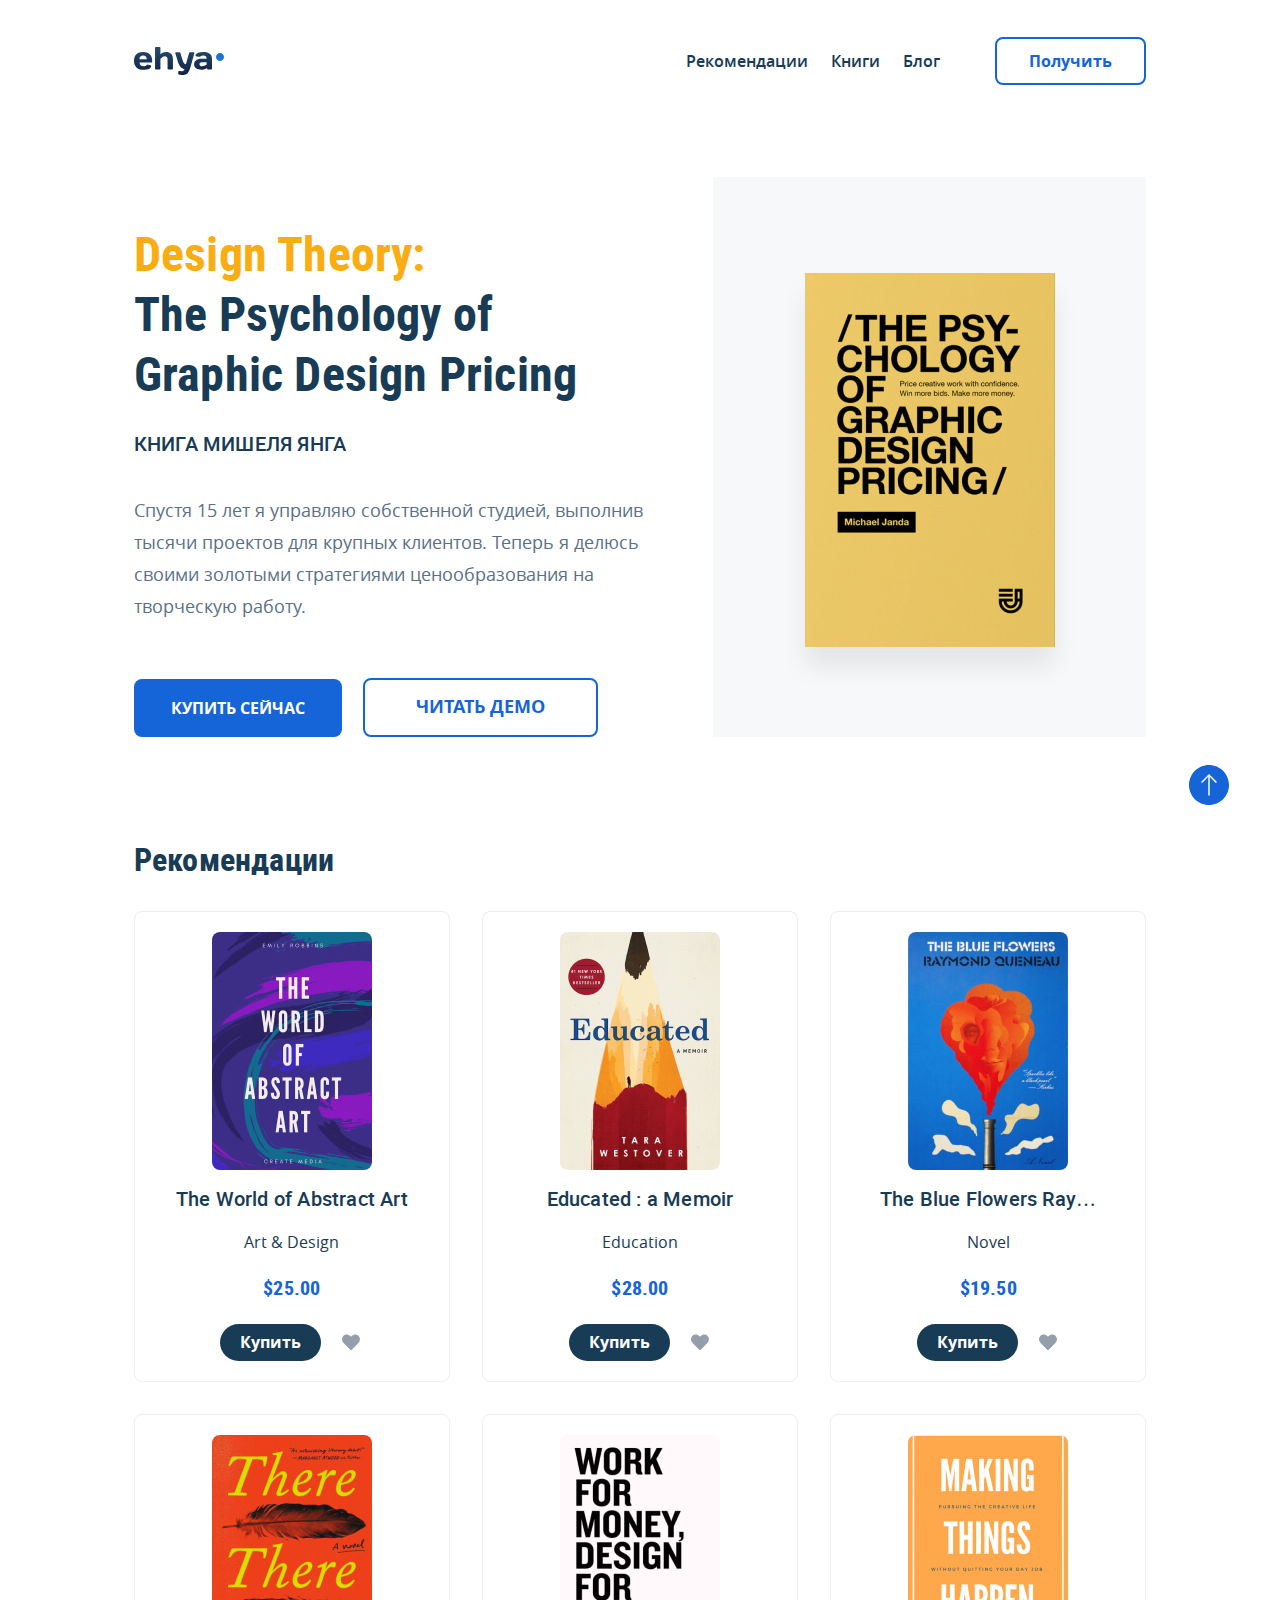
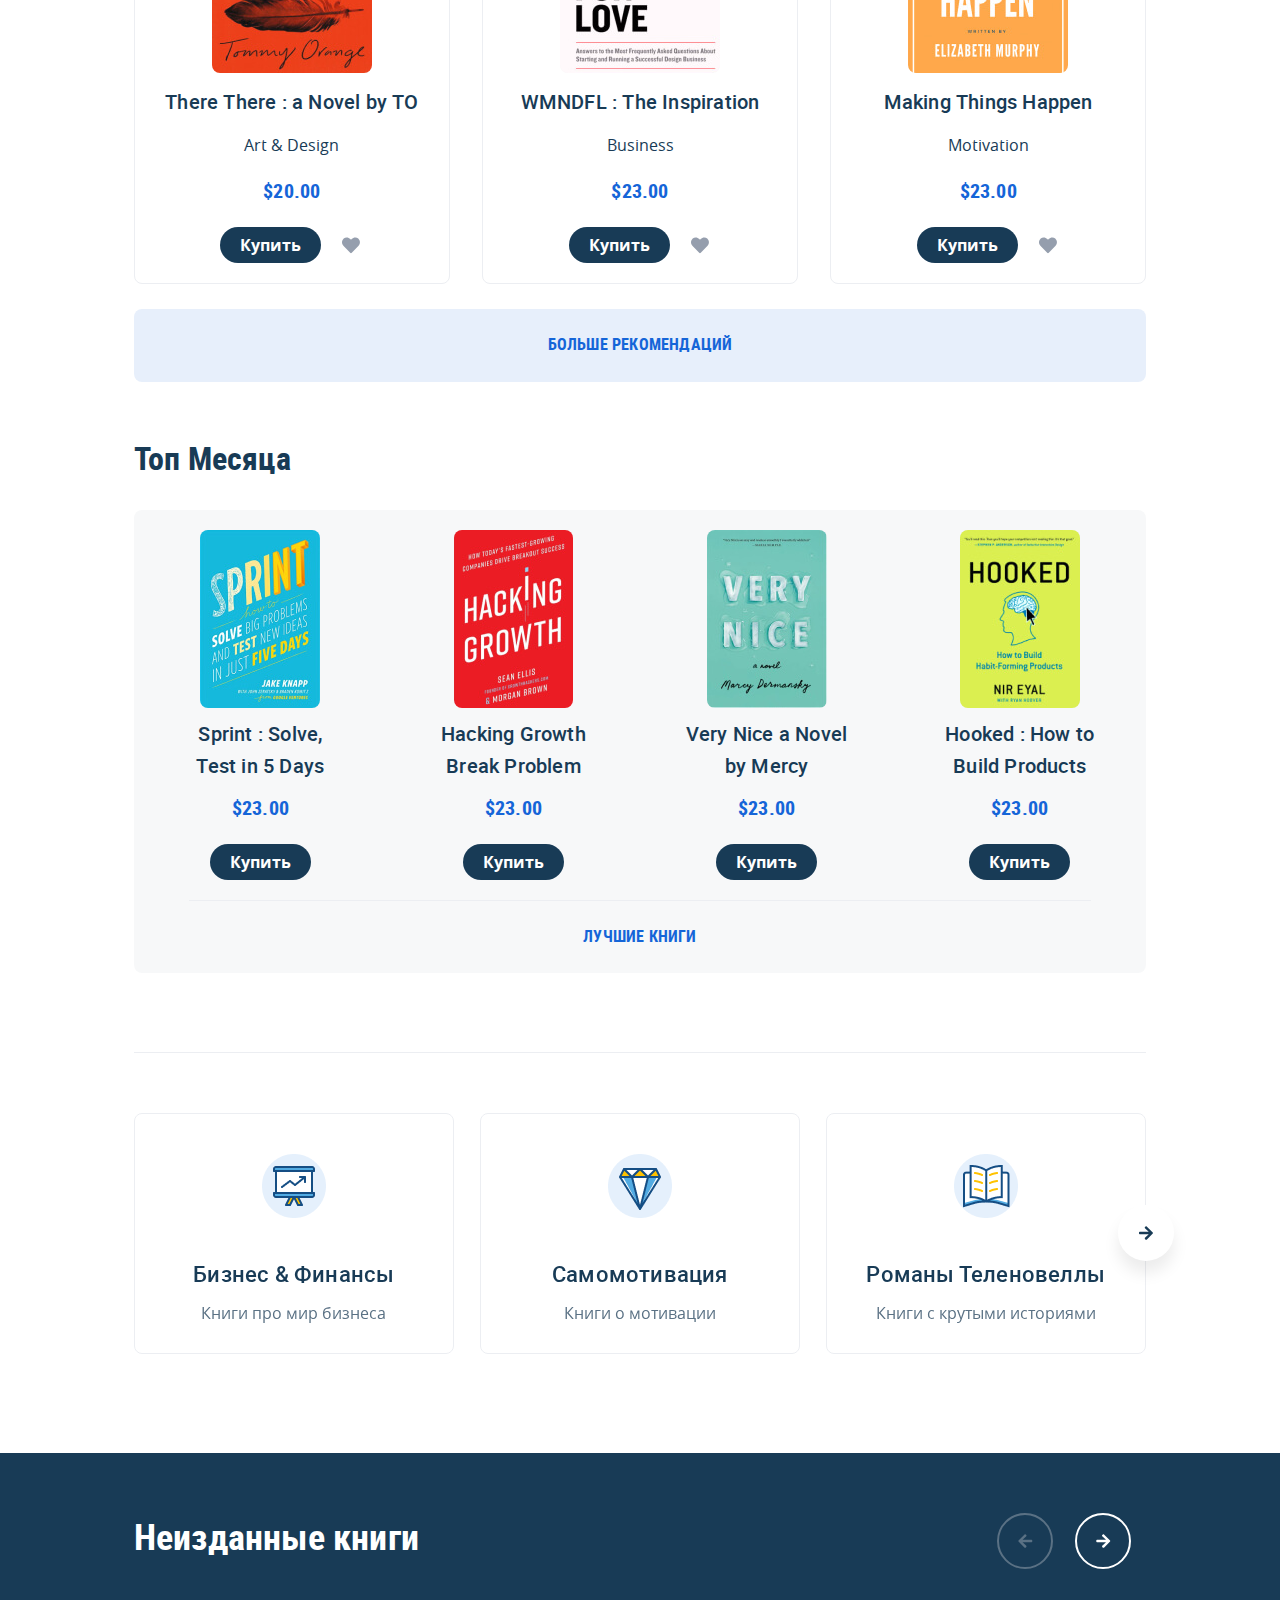
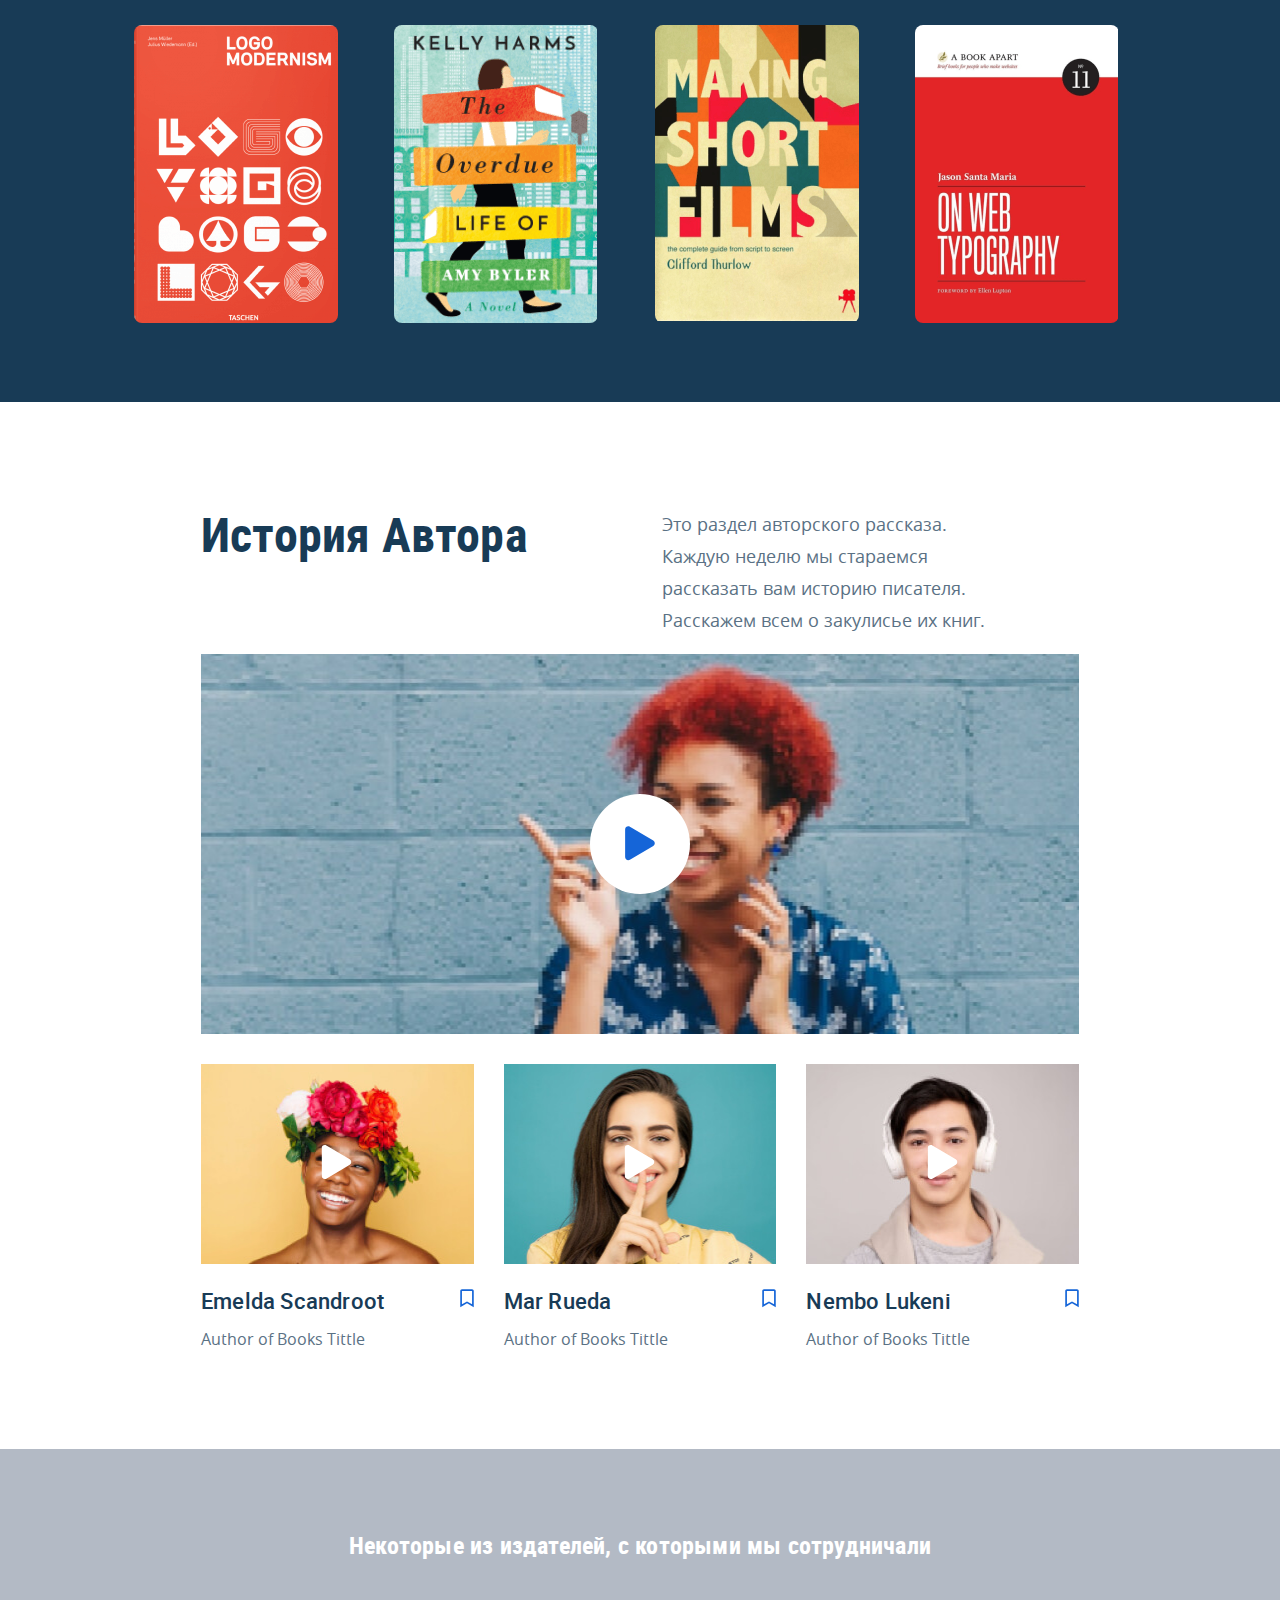
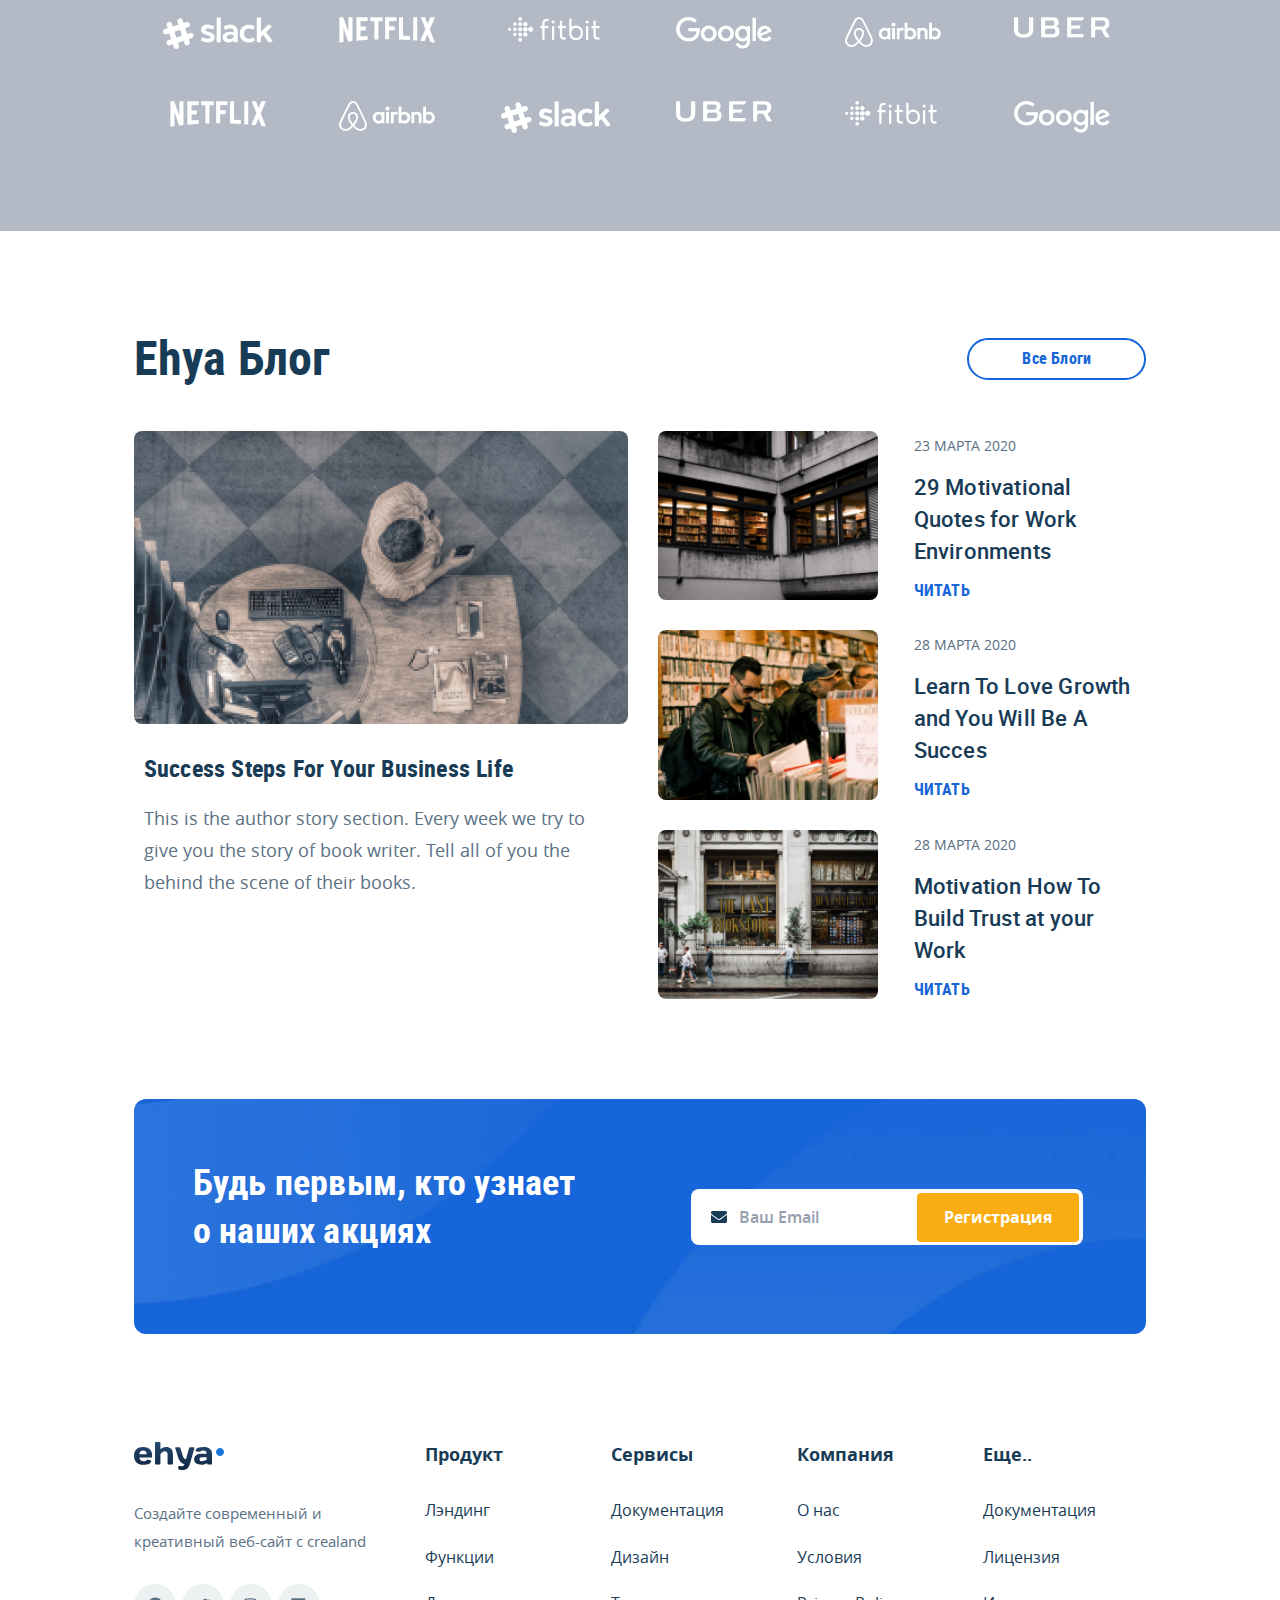
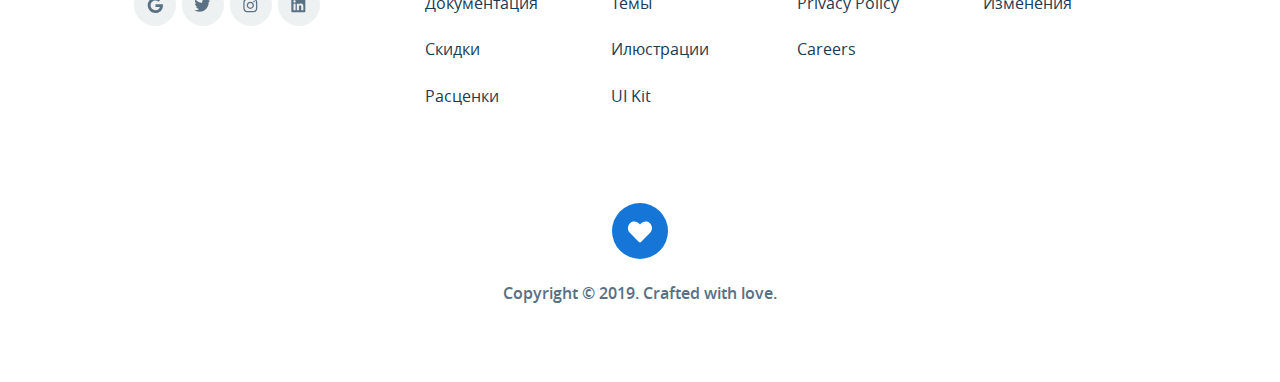
<file: index.html>
<!DOCTYPE html>
<html lang="ru">

<head>
    <meta charset="UTF-8" />
    <meta http-equiv="X-UA-Compatible" content="IE=edge" />
    <meta name="viewport" content="width=device-width, initial-scale=1.0" />
    <link rel="shortcut icon" href="favicon.ico" type="image/x-icon" />
    <link rel="icon" href="favicon.ico" type="image/x-icon" />
    <link rel="stylesheet" href="css/normalize.css" />
    <link rel="stylesheet" href="css/swiper-bundle.min.css" />
    <link rel="stylesheet" href="css/jquery.fancybox.min.css" />
    <link rel="stylesheet" href="css/style.css" />
    <title>Ehya - Книжный магазин</title>
</head>

<body>
    <!-- Header -->
    <header class="header">
        <div class="container">
            <a href="index.html" class="logo">
                <img src="img/svg/logo.svg" alt="Logo: Ehya" />
            </a>
            <nav class="header-nav">
                <ul class="header-nav__list">
                    <li class="header-nav__item">
                        <a href="#recommended" class="header-nav__link">Рекомендации</a>
                    </li>
                    <li class="header-nav__item">
                        <a href="#books" class="header-nav__link">Книги</a>
                    </li>
                    <li class="header-nav__item">
                        <a href="#blog" class="header-nav__link">Блог</a>
                    </li>
                </ul>
                <!-- /.header-nav -->
            </nav>
            <button data-toggle="modal" class="header__button">Получить</button>
            <button class="menu-burger header__menu-burger">
          <span class="menu-burger__line"></span>
          <span class="menu-burger__line"></span>
          <span class="menu-burger__line"></span>
        </button>
        </div>
        <!-- /.container -->

        <nav class="header-nav-mobile">
            <ul class="header-nav-mobile__list">
                <li class="header-nav-mobile__item">
                    <a href="#recommended" class="header-nav-mobile__link">Рекомендации</a
            >
          </li>
          <li class="header-nav-mobile__item">
            <a href="#books" class="header-nav-mobile__link">Книги</a>
                </li>
                <li class="header-nav-mobile__item">
                    <a href="#" class="header-nav-mobile__link">Блог</a>
                </li>
            </ul>
            <!-- /.header-nav -->
            <button data-toggle="modal" class="header__button">Получить</button>
        </nav>
    </header>
    <!-- /.header -->
    <!-- Main -->
    <main class="main">
        <section class="product">
            <div class="container">
                <h1 class="visually-hidden">Ehya - Книжный магазин</h1>
                <div class="product__info">
                    <h2 class="product__title">
                        <span>Design Theory: </span><br />The Psychology of<br />Graphic Design Pricing
                    </h2>
                    <h3 class="product__subtitle">Книга мишеля янга</h3>
                    <p class="product__info-text">
                        Спустя 15 лет я управляю собственной студией, выполнив тысячи проектов для крупных клиентов. Теперь я делюсь своими золотыми стратегиями ценообразования на творческую работу.
                    </p>
                    <div class="product__info-buttons">
                        <button data-toggle="modal" class="product__info-leftbutton">
                Купить сейчас
              </button>
                        <a href="#" class="product__info-rightbutton">Читать демо</a>
                    </div>
                    <!-- /.product__info-battons -->
                </div>
                <!-- /.product__info -->
                <div class="product__img-bg">
                    <div class="product__img-wrapper">
                        <img class="product__img" src="img/book-image.jpg" alt="book cover" />
                    </div>
                </div>
                <!-- /.product__img -->
            </div>
            <!-- /.container -->
        </section>
        <!-- /.product -->

        <section class="product-cards">
            <div class="container">
                <div class="recommended">
                    <h2 id="recommended" class="recommended__title">Рекомендации</h2>
                    <div class="recommended__box">
                        <div class="product-card">
                            <div class="product-card__img-box">
                                <img src="img/card-img-1.jpg" alt="Обложка книги" />
                            </div>
                            <div class="product-card__info">
                                <h3 class="product-card__title">The World of Abstract Art</h3>
                                <h4 class="product-card__subtitle">Art & Design</h4>
                                <span class="product-card__price">$25.00</span>
                                <div class="product-card__purchase">
                                    <button data-toggle="modal" class="product-card__button">
                      Купить
                    </button>
                                    <svg class="product-card__like" width="20" height="18" viewBox="0 0 20 18" fill="none" xmlns="http://www.w3.org/2000/svg">
                      <path
                        d="M17.2422 2.46484C15.3086 0.8125 12.4609 1.12891 10.668 2.95703L10 3.66016L9.29688 2.95703C7.53906 1.12891 4.65625 0.8125 2.72266 2.46484C0.507812 4.36328 0.402344 7.73828 2.37109 9.77734L9.19141 16.8086C9.61328 17.2656 10.3516 17.2656 10.7734 16.8086L17.5938 9.77734C19.5625 7.73828 19.457 4.36328 17.2422 2.46484Z"
                        fill="none"
                      />
                    </svg>
                                </div>
                            </div>
                        </div>
                        <div class="product-card">
                            <div class="product-card__img-box">
                                <img src="img/card-img-2.jpg" alt="Обложка книги" />
                            </div>
                            <div class="product-card__info">
                                <h3 class="product-card__title">Educated : a&nbsp;Memoir</h3>
                                <h4 class="product-card__subtitle">Education</h4>
                                <span class="product-card__price">$28.00</span>
                                <div class="product-card__purchase">
                                    <button data-toggle="modal" class="product-card__button">
                      Купить
                    </button>
                                    <svg class="product-card__like" width="20" height="18" viewBox="0 0 20 18" fill="none" xmlns="http://www.w3.org/2000/svg">
                      <path
                        d="M17.2422 2.46484C15.3086 0.8125 12.4609 1.12891 10.668 2.95703L10 3.66016L9.29688 2.95703C7.53906 1.12891 4.65625 0.8125 2.72266 2.46484C0.507812 4.36328 0.402344 7.73828 2.37109 9.77734L9.19141 16.8086C9.61328 17.2656 10.3516 17.2656 10.7734 16.8086L17.5938 9.77734C19.5625 7.73828 19.457 4.36328 17.2422 2.46484Z"
                        fill="none"
                      />
                    </svg>
                                </div>
                            </div>
                        </div>
                        <div class="product-card">
                            <div class="product-card__img-box">
                                <img src="img/card-img-3.jpg" alt="Обложка книги" />
                            </div>
                            <div class="product-card__info">
                                <h3 class="product-card__title">The Blue Flowers Ray…</h3>
                                <h4 class="product-card__subtitle">Novel</h4>
                                <span class="product-card__price">$19.50</span>
                                <div class="product-card__purchase">
                                    <button data-toggle="modal" class="product-card__button">
                      Купить
                    </button>
                                    <svg class="product-card__like" width="20" height="18" viewBox="0 0 20 18" fill="none" xmlns="http://www.w3.org/2000/svg">
                      <path
                        d="M17.2422 2.46484C15.3086 0.8125 12.4609 1.12891 10.668 2.95703L10 3.66016L9.29688 2.95703C7.53906 1.12891 4.65625 0.8125 2.72266 2.46484C0.507812 4.36328 0.402344 7.73828 2.37109 9.77734L9.19141 16.8086C9.61328 17.2656 10.3516 17.2656 10.7734 16.8086L17.5938 9.77734C19.5625 7.73828 19.457 4.36328 17.2422 2.46484Z"
                        fill="none"
                      />
                    </svg>
                                </div>
                            </div>
                        </div>
                        <div class="product-card">
                            <div class="product-card__img-box">
                                <img src="img/card-img-4.jpg" alt="Обложка книги" />
                            </div>
                            <div class="product-card__info">
                                <h3 class="product-card__title">
                                    There There : a&nbsp;Novel by TO
                                </h3>
                                <h4 class="product-card__subtitle">Art & Design</h4>
                                <span class="product-card__price">$20.00</span>
                                <div class="product-card__purchase">
                                    <button data-toggle="modal" class="product-card__button">
                      Купить
                    </button>
                                    <svg class="product-card__like" width="20" height="18" viewBox="0 0 20 18" fill="none" xmlns="http://www.w3.org/2000/svg">
                      <path
                        d="M17.2422 2.46484C15.3086 0.8125 12.4609 1.12891 10.668 2.95703L10 3.66016L9.29688 2.95703C7.53906 1.12891 4.65625 0.8125 2.72266 2.46484C0.507812 4.36328 0.402344 7.73828 2.37109 9.77734L9.19141 16.8086C9.61328 17.2656 10.3516 17.2656 10.7734 16.8086L17.5938 9.77734C19.5625 7.73828 19.457 4.36328 17.2422 2.46484Z"
                        fill="none"
                      />
                    </svg>
                                </div>
                            </div>
                        </div>
                        <div class="product-card">
                            <div class="product-card__img-box">
                                <img src="img/card-img-5.jpg" alt="Обложка книги" />
                            </div>
                            <div class="product-card__info">
                                <h3 class="product-card__title">
                                    WMNDFL : The&nbsp;Inspiration
                                </h3>
                                <h4 class="product-card__subtitle">Business</h4>
                                <span class="product-card__price">$23.00</span>
                                <div class="product-card__purchase">
                                    <button data-toggle="modal" class="product-card__button">
                      Купить
                    </button>
                                    <svg class="product-card__like" width="20" height="18" viewBox="0 0 20 18" fill="none" xmlns="http://www.w3.org/2000/svg">
                      <path
                        d="M17.2422 2.46484C15.3086 0.8125 12.4609 1.12891 10.668 2.95703L10 3.66016L9.29688 2.95703C7.53906 1.12891 4.65625 0.8125 2.72266 2.46484C0.507812 4.36328 0.402344 7.73828 2.37109 9.77734L9.19141 16.8086C9.61328 17.2656 10.3516 17.2656 10.7734 16.8086L17.5938 9.77734C19.5625 7.73828 19.457 4.36328 17.2422 2.46484Z"
                        fill="none"
                      />
                    </svg>
                                </div>
                            </div>
                        </div>
                        <div class="product-card">
                            <div class="product-card__img-box">
                                <img src="img/card-img-6.jpg" alt="Обложка книги" />
                            </div>
                            <div class="product-card__info">
                                <h3 class="product-card__title">Making Things&nbsp;Happen</h3>
                                <h4 class="product-card__subtitle">Motivation</h4>
                                <span class="product-card__price">$23.00</span>
                                <div class="product-card__purchase">
                                    <button data-toggle="modal" class="product-card__button">
                      Купить
                    </button>
                                    <svg class="product-card__like" width="20" height="18" viewBox="0 0 20 18" fill="none" xmlns="http://www.w3.org/2000/svg">
                      <path
                        d="M17.2422 2.46484C15.3086 0.8125 12.4609 1.12891 10.668 2.95703L10 3.66016L9.29688 2.95703C7.53906 1.12891 4.65625 0.8125 2.72266 2.46484C0.507812 4.36328 0.402344 7.73828 2.37109 9.77734L9.19141 16.8086C9.61328 17.2656 10.3516 17.2656 10.7734 16.8086L17.5938 9.77734C19.5625 7.73828 19.457 4.36328 17.2422 2.46484Z"
                        fill="none"
                      />
                    </svg>
                                </div>
                            </div>
                        </div>
                        <!-- /.product-card -->
                    </div>
                    <!-- /.recommended__box -->
                    <a href="#" class="recommended__button">Больше рекомендаций</a>
                </div>
                <!-- /.recommended -->
                <div class="best">
                    <h2 id="books" class="best__title">Топ Месяца</h2>
                    <div class="best__box">
                        <div class="product-card product-card--best">
                            <div class="product-card__img-box product-card__img-box--best">
                                <img src="img/best-book-img-1.jpg" alt="Обложка книги" />
                            </div>
                            <div class="product-card__info product-card__info--best">
                                <h3 class="product-card__title product-card__title--best">
                                    Sprint : Solve, Test in 5 Days
                                </h3>
                                <span class="product-card__price product-card__price--best">$23.00</span
                  >
                  <button
                    data-toggle="modal"
                    class="product-card__button product-card__button--best"
                  >
                    Купить
                  </button>
                </div>
              </div>
              <div class="product-card product-card--best">
                <div class="product-card__img-box product-card__img-box--best">
                  <img src="img/best-book-img-2.jpg" alt="Обложка книги" />
                </div>
                <div class="product-card__info product-card__info--best">
                  <h3 class="product-card__title product-card__title--best">
                    Hacking Growth Break Problem
                  </h3>
                  <span class="product-card__price product-card__price--best"
                    >$23.00</span
                  >
                  <button
                    data-toggle="modal"
                    class="product-card__button product-card__button--best"
                  >
                    Купить
                  </button>
                </div>
              </div>
              <div class="product-card product-card--best">
                <div class="product-card__img-box product-card__img-box--best">
                  <img src="img/best-book-img-3.jpg" alt="Обложка книги" />
                </div>
                <div class="product-card__info product-card__info--best">
                  <h3 class="product-card__title product-card__title--best">
                    Very Nice a Novel by Mercy
                  </h3>
                  <span class="product-card__price product-card__price--best"
                    >$23.00</span
                  >
                  <button
                    data-toggle="modal"
                    class="product-card__button product-card__button--best"
                  >
                    Купить
                  </button>
                </div>
              </div>
              <div class="product-card product-card--best">
                <div class="product-card__img-box product-card__img-box--best">
                  <img src="img/best-book-img-4.jpg" alt="Обложка книги" />
                </div>
                <div class="product-card__info product-card__info--best">
                  <h3 class="product-card__title product-card__title--best">
                    Hooked : How to Build Products
                  </h3>
                  <span class="product-card__price product-card__price--best"
                    >$23.00</span
                  >
                  <button
                    data-toggle="modal"
                    class="product-card__button product-card__button--best"
                  >
                    Купить
                  </button>
                </div>
              </div>
              <a class="best__button" href="#"><span>Лучшие книги</span></a>
                            </div>
                            <!-- /.best__box -->
                        </div>
                        <!-- /.best -->
                    </div>
        </section>
        <!-- /.product-cards -->

        <section class="categories">
            <div class="container">
                <div class="swiper categories__slider">
                    <!-- Additional required wrapper -->
                    <div class="swiper-wrapper">
                        <!-- Slides -->
                        <div class="swiper-slide categories__item">
                            <img class="categories__item-img" src="img/categories-img-1.png" alt="Бизнес & Финансы" />
                            <h3 class="categories__item-title">Бизнес & Финансы</h3>
                            <p class="categories__item-info">Книги про мир бизнеса</p>
                        </div>
                        <!-- /.swiper-slide -->
                        <div class="swiper-slide categories__item">
                            <img class="categories__item-img" src="img/categories-img-2.png" alt="Бизнес & Финансы" />
                            <h3 class="categories__item-title">Самомотивация</h3>
                            <p class="categories__item-info">Книги о мотивации</p>
                        </div>
                        <!-- /.swiper-slide -->
                        <div class="swiper-slide categories__item">
                            <img class="categories__item-img" src="img/categories-img-3.png" alt="Бизнес & Финансы" />
                            <h3 class="categories__item-title">Романы Теленовеллы</h3>
                            <p class="categories__item-info">Книги с крутыми историями</p>
                        </div>
                        <!-- /.swiper-slide -->
                        <div class="swiper-slide categories__item">
                            <img class="categories__item-img" src="img/categories-img-4.png" alt="Бизнес & Финансы" />
                            <h3 class="categories__item-title">Навыки будущего</h3>
                            <p class="categories__item-info">Книги для самоподготовки</p>
                        </div>
                        <!-- /.swiper-slide -->
                        <div class="swiper-slide categories__item">
                            <img class="categories__item-img" src="img/categories-img-3.png" alt="Бизнес & Финансы" />
                            <h3 class="categories__item-title">Романы Теленовеллы</h3>
                            <p class="categories__item-info">Книги с крутыми историями</p>
                        </div>
                        <!-- /.swiper-slide -->
                        <div class="swiper-slide categories__item">
                            <img class="categories__item-img" src="img/categories-img-4.png" alt="Бизнес & Финансы" />
                            <h3 class="categories__item-title">Навыки будущего</h3>
                            <p class="categories__item-info">Книги для самоподготовки</p>
                        </div>
                        <!-- /.swiper-slide -->
                        <div class="swiper-slide categories__item">
                            <img class="categories__item-img" src="img/categories-img-3.png" alt="Бизнес & Финансы" />
                            <h3 class="categories__item-title">Романы Теленовеллы</h3>
                            <p class="categories__item-info">Книги с крутыми историями</p>
                        </div>
                        <!-- /.swiper-slide -->
                        <div class="swiper-slide categories__item">
                            <img class="categories__item-img" src="img/categories-img-4.png" alt="Бизнес & Финансы" />
                            <h3 class="categories__item-title">Романы Теленовеллы</h3>
                            <p class="categories__item-info">Книги с крутыми историями</p>
                        </div>
                        <!-- /.swiper-slide -->

                        <!-- /.slides -->
                    </div>
                    <!-- /.swiper-wrapper -->

                    <!-- Navigation buttons -->
                    <button class="categories__swiper-button categories__swiper-button--prev">
              <img src="img/svg/left-arrow.svg" alt="Слайд влево" />
            </button>
                    <button class="categories__swiper-button categories__swiper-button--next">
              <img src="img/svg/right-arrow.svg" alt="Слайд вправо" />
            </button>
                    <!-- /.navigation buttons -->
                </div>
                <!-- /.swiper -->
            </div>
            <!-- /.container -->
        </section>
        <!-- /.categories -->
        <section class="unreleased">
            <div class="container">
                <h2 class="unreleased__title">Неизданные книги</h2>
                <div class="swiper unreleased__slider">
                    <div class="swiper-wrapper">
                        <!-- Slides -->
                        <div class="swiper-slide unreleased__item">
                            <div class="unreleased__img-wrapper">
                                <img class="unreleased__item-img" src="img/unreleased-img-1.png" alt="Обложка книги" />
                            </div>
                        </div>
                        <div class="swiper-slide unreleased__item">
                            <div class="unreleased__img-wrapper">
                                <img class="unreleased__item-img" src="img/unreleased-img-2.png" alt="Обложка книги" />
                            </div>
                        </div>
                        <div class="swiper-slide unreleased__item">
                            <div class="unreleased__img-wrapper">
                                <img class="unreleased__item-img" src="img/unreleased-img-3.png" alt="Обложка книги" />
                            </div>
                        </div>
                        <div class="swiper-slide unreleased__item">
                            <div class="unreleased__img-wrapper">
                                <img class="unreleased__item-img" src="img/unreleased-img-4.png" alt="Обложка книги" />
                            </div>
                        </div>
                        <div class="swiper-slide unreleased__item">
                            <div class="unreleased__img-wrapper">
                                <img class="unreleased__item-img" src="img/unreleased-img-5.png" alt="Обложка книги" />
                            </div>
                        </div>
                        <div class="swiper-slide unreleased__item">
                            <div class="unreleased__img-wrapper">
                                <img class="unreleased__item-img" src="img/unreleased-img-1.png" alt="Обложка книги" />
                            </div>
                        </div>
                        <div class="swiper-slide unreleased__item">
                            <div class="unreleased__img-wrapper">
                                <img class="unreleased__item-img" src="img/unreleased-img-2.png" alt="Обложка книги" />
                            </div>
                        </div>
                        <div class="swiper-slide unreleased__item">
                            <div class="unreleased__img-wrapper">
                                <img class="unreleased__item-img" src="img/unreleased-img-3.png" alt="Обложка книги" />
                            </div>
                        </div>
                    </div>

                    <button class="unreleased__swiper-button unreleased__swiper-button--prev">
              <svg
                width="15"
                height="14"
                viewBox="0 0 15 14"
                fill="none"
                xmlns="http://www.w3.org/2000/svg"
              >
                <path
                  d="M8.31696 12.9375C8.62946 12.625 8.59821 12.1562 8.31696 11.8438L4.53571 8.25H13.5357C13.942 8.25 14.2857 7.9375 14.2857 7.5V6.5C14.2857 6.09375 13.942 5.75 13.5357 5.75H4.53571L8.31696 2.1875C8.59821 1.875 8.62946 1.40625 8.31696 1.09375L7.62946 0.40625C7.34821 0.125 6.84821 0.125 6.56696 0.40625L0.504456 6.5C0.191956 6.78125 0.191956 7.25 0.504456 7.53125L6.56696 13.625C6.84821 13.9062 7.31696 13.9062 7.62946 13.625L8.31696 12.9375Z"
                  fill="#ffffff"
                />
              </svg>
            </button>
                    <button class="unreleased__swiper-button unreleased__swiper-button--next">
              <svg
                width="15"
                height="14"
                viewBox="0 0 15 14"
                fill="none"
                xmlns="http://www.w3.org/2000/svg"
              >
                <path
                  d="M6.22321 1.09375C5.91071 1.40625 5.94196 1.875 6.22321 2.1875L10.0045 5.75H1.03571C0.598206 5.75 0.285706 6.09375 0.285706 6.5V7.5C0.285706 7.9375 0.598206 8.25 1.03571 8.25H10.0045L6.22321 11.8438C5.94196 12.1562 5.94196 12.625 6.22321 12.9375L6.91071 13.625C7.22321 13.9062 7.69196 13.9062 7.97321 13.625L14.067 7.53125C14.3482 7.25 14.3482 6.78125 14.067 6.46875L7.97321 0.40625C7.69196 0.125 7.22321 0.125 6.91071 0.40625L6.22321 1.09375Z"
                  fill="white"
                />
              </svg>
            </button>
                </div>
                <!-- ./ swiper container -->
            </div>
            <!-- /.container -->
        </section>
        <!-- /.unreleased -->
        <section class="history">
            <div class="container">
                <div class="history__header">
                    <h2 class="history__title">История Автора</h2>
                    <p class="history__info">
                        Это раздел авторского рассказа. Каждую неделю мы стараемся рассказать вам историю писателя. Расскажем всем о&nbsp;закулисье их книг.
                    </p>
                </div>
                <!-- /.history__header -->
                <div class="history__autor">
                    <div class="video video--big" id="player">
                        <a data-fancybox="video" data-caption="YouTube" href="https://www.youtube.com/watch?v=vNvJyUW9MKE"><span class="video-play video-play--big">
                          <svg width="31" height="37" viewBox="0 0 31 37" fill="none" xmlns="http://www.w3.org/2000/svg">
                            <path d="M28.2812 15.5273L4.90625 1.71484C2.98047 0.585938 0.125 1.71484 0.125 4.4375V32.0625C0.125 34.5859 2.78125 36.1133 4.90625 34.8516L28.2812 21.0391C30.3398 19.7773 30.3398 16.7891 28.2812 15.5273Z" fill="none"/>
                            </svg>
              </span></a>

                    </div>

                    <div class="history__autor-items">
                        <div class="history__autor-item">
                            <div class="video-container video-container--left">
                                <a data-fancybox="video" data-caption="YouTube" href="https://www.youtube.com/watch?v=qIMGuSZbmFI"><span class="video-play">
                                  <svg width="31" height="37" viewBox="0 0 31 37" fill="none" xmlns="http://www.w3.org/2000/svg">
                                    <path d="M28.2812 15.5273L4.90625 1.71484C2.98047 0.585938 0.125 1.71484 0.125 4.4375V32.0625C0.125 34.5859 2.78125 36.1133 4.90625 34.8516L28.2812 21.0391C30.3398 19.7773 30.3398 16.7891 28.2812 15.5273Z" fill="none"/>
                                    </svg>
                  </span></a>

                            </div>
                            <div class="history__autor-info">
                                <div class="history__autor-info-text">
                                    <p class="history__autor-name">Emelda Scandroot</p>
                                    <p class="history__autor-books">Author of Books Tittle</p>
                                </div>
                                <span><svg class="history__autor-like"  width="14" height="19" viewBox="0 0 14 19" fill="none" xmlns="http://www.w3.org/2000/svg">
                    <path d="M12.0625 0.25H1.9375C0.988281 0.25 0.25 1.02344 0.25 1.9375V18.25L7 14.3125L13.75 18.25V1.9375C13.75 1.02344 12.9766 0.25 12.0625 0.25ZM12.0625 15.332L7 12.3789L1.9375 15.332V2.14844C1.9375 2.04297 2.00781 1.9375 2.14844 1.9375H11.8516C11.957 1.9375 12.0625 2.04297 12.0625 2.14844V15.332Z" fill="none"/>
                    </svg>
                    </span>
                            </div>
                            <!-- /.history__autor-info -->
                        </div>
                        <!-- /.history__autor-item -->
                        <div class="history__autor-item">
                            <div class="video-container video-container--center">
                                <a data-fancybox="video" data-caption="YouTube" href="https://www.youtube.com/watch?v=LkU7oY5jksw"><span class="video-play">
                                  <svg width="31" height="37" viewBox="0 0 31 37" fill="none" xmlns="http://www.w3.org/2000/svg">
                                    <path d="M28.2812 15.5273L4.90625 1.71484C2.98047 0.585938 0.125 1.71484 0.125 4.4375V32.0625C0.125 34.5859 2.78125 36.1133 4.90625 34.8516L28.2812 21.0391C30.3398 19.7773 30.3398 16.7891 28.2812 15.5273Z" fill="none"/>
                                    </svg>
                              </span></a>

                            </div>
                            <div class="history__autor-info">
                                <div class="history__autor-info-text">
                                    <p class="history__autor-name">Mar Rueda</p>
                                    <p class="history__autor-books">Author of Books Tittle</p>
                                </div>
                                <span><svg class="history__autor-like"  width="14" height="19" viewBox="0 0 14 19" fill="none" xmlns="http://www.w3.org/2000/svg">
                                  <path d="M12.0625 0.25H1.9375C0.988281 0.25 0.25 1.02344 0.25 1.9375V18.25L7 14.3125L13.75 18.25V1.9375C13.75 1.02344 12.9766 0.25 12.0625 0.25ZM12.0625 15.332L7 12.3789L1.9375 15.332V2.14844C1.9375 2.04297 2.00781 1.9375 2.14844 1.9375H11.8516C11.957 1.9375 12.0625 2.04297 12.0625 2.14844V15.332Z" fill="none"/>
                                  </svg>
                                  </span>
                            </div>
                            <!-- /.history__autor-info -->
                        </div>
                        <!-- /.history__autor-item -->
                        <div class="history__autor-item">
                            <div class="video-container video-container--right">
                                <a data-fancybox="video" data-caption="YouTube" href="https://www.youtube.com/watch?v=4WILvbFxKh8"><span class="video-play">
                                  <svg width="31" height="37" viewBox="0 0 31 37" fill="none" xmlns="http://www.w3.org/2000/svg">
                                    <path d="M28.2812 15.5273L4.90625 1.71484C2.98047 0.585938 0.125 1.71484 0.125 4.4375V32.0625C0.125 34.5859 2.78125 36.1133 4.90625 34.8516L28.2812 21.0391C30.3398 19.7773 30.3398 16.7891 28.2812 15.5273Z" fill="none"/>
                                    </svg>
                              </span></a>

                            </div>
                            <div class="history__autor-info">
                                <div class="history__autor-info-text">
                                    <p class="history__autor-name">Nembo Lukeni</p>
                                    <p class="history__autor-books">Author of Books Tittle</p>
                                </div>
                                <span><svg class="history__autor-like"  width="14" height="19" viewBox="0 0 14 19" fill="none" xmlns="http://www.w3.org/2000/svg">
                                  <path d="M12.0625 0.25H1.9375C0.988281 0.25 0.25 1.02344 0.25 1.9375V18.25L7 14.3125L13.75 18.25V1.9375C13.75 1.02344 12.9766 0.25 12.0625 0.25ZM12.0625 15.332L7 12.3789L1.9375 15.332V2.14844C1.9375 2.04297 2.00781 1.9375 2.14844 1.9375H11.8516C11.957 1.9375 12.0625 2.04297 12.0625 2.14844V15.332Z" fill="none"/>
                                  </svg>
                                  </span>
                            </div>
                            <!-- /.history__autor-info -->
                        </div>
                        <!-- /.history__autor-item -->
                    </div>
                    <!-- /.history__autor-items -->
                </div>
                <!-- /.history__autor -->
            </div>
        </section>
        <!-- /.history -->
        <section class="partners">
            <div class="container">
                <h2 class="partners__title">Некоторые из издателей, с&nbsp;которыми мы сотрудничали
                </h2>

                <ul class="partners__list">
                    <li class="partners__list-item"><img src="img/partners-img-1.png" alt="Наши парттнёры"></li>
                    <li class="partners__list-item"><img src="img/partners-img-2.png" alt="Наши парттнёры"></li>
                    <li class="partners__list-item"><img src="img/partners-img-3.png" alt="Наши парттнёры"></li>
                    <li class="partners__list-item"><img src="img/partners-img-4.png" alt="Наши парттнёры"></li>
                    <li class="partners__list-item"><img src="img/partners-img-5.png" alt="Наши парттнёры"></li>
                    <li class="partners__list-item"><img src="img/partners-img-6.png" alt="Наши парттнёры"></li>
                    <li class="partners__list-item"><img src="img/partners-img-2.png" alt="Наши парттнёры"></li>
                    <li class="partners__list-item"><img src="img/partners-img-5.png" alt="Наши парттнёры"></li>
                    <li class="partners__list-item"><img src="img/partners-img-1.png" alt="Наши парттнёры"></li>
                    <li class="partners__list-item"><img src="img/partners-img-6.png" alt="Наши парттнёры"></li>
                    <li class="partners__list-item"><img src="img/partners-img-3.png" alt="Наши парттнёры"></li>
                    <li class="partners__list-item"><img src="img/partners-img-4.png" alt="Наши парттнёры"></li>

                </ul>
                <!-- /.partners__list -->
            </div>
            <!-- /.partners -->
        </section>
        <!-- /.partners -->
        <section class="blog" id="blog">
            <div class="container">
                <div class="blog__header">
                    <h2 class="blog__title">Ehya Блог</h2>
                    <a href="#blog" class="blog__button">Все Блоги</a>
                </div>
                <div class="blog__content">
                    <article class="blog__article-main ">
                        <a href="#blog"><img class="blog__article-img blog__article-img--main" src="img/main-article-img.jpg" alt="Изображение в статье"></a>
                        <div class="blog__article-info blog__article-info--main">
                            <a href="#blog">
                                <h3 class="blog__article-title blog__article-title--main">Success Steps For Your Business Life</h3>
                            </a>
                            <p class="blog__article-text">This is the author story section. Every week we try to give you the story of book writer. Tell all of you the behind the scene of their books.</p>
                        </div>
                    </article>
                    <!-- /.blog__article-main -->
                    <div class="blog__article">
                        <article class="blog__article-item">
                            <a class="blog__article-link" href="#blog"><img class="blog__article-img" src="img/article-img-1.jpg" alt="Изображение в статье"></a>
                            <div class="blog__article-info">
                                <p class="blog__article-date">23 МАРТА 2020</p>
                                <a href="#blog" class="blog__article-title">
                                    <p>29 Motivational Quotes for&nbsp;Work Environments</p>
                                </a>
                                <a href="#blog" class="blog__article-link-button">Читать</a>
                            </div>
                        </article>
                        <!-- /.blog__article-item -->
                        <article class="blog__article-item">
                            <a href="#blog" class="blog__article-link"><img class="blog__article-img" src="img/article-img-2.jpg" alt="Изображение в статье"></a>
                            <div class="blog__article-info">
                                <p class="blog__article-date">28 МАРТА 2020</p>
                                <a href="#blog" class="blog__article-title">
                                    <p>Learn To Love Growth and&nbsp;You Will Be A Succes</p>
                                </a>
                                <a href="#blog" class="blog__article-link-button">Читать</a>
                            </div>
                        </article>
                        <!-- /.blog__article-item -->
                        <article class="blog__article-item">
                            <a href="#blog" class="blog__article-link"><img class="blog__article-img" src="img/article-img-3.jpg" alt="Изображение в статье"></a>
                            <div class="blog__article-info">
                                <p class="blog__article-date">28 МАРТА 2020</p>
                                <a href="#blog" class="blog__article-title">
                                    <p>Motivation How To Build Trust at your Work</p>
                                </a>
                                <a href="#blog" class="blog__article-link-button">Читать</a>
                            </div>
                        </article>
                        <!-- /.blog__article-item -->
                    </div>
                </div>
                <!-- /.blog__content -->
                <a href="#blog" class="blog__button blog__button--bottom">Все Блоги</a>
            </div>
            <!-- /.container -->
        </section>
        <!-- /.blog -->
        <section class="registration">
            <div class="container">
                <h2 class="visually-hidden">Секция регистрации</h2>
                <div class="registration__flex-box">
                    <p class="registration__motivation">Будь первым, кто узнает о&nbsp;наших акциях</p>
                    <form action="send.php" method="POST" class="registration__form validate-form">
                        <div class="registration__input-group">
                            <img class="registration__input-ikon" src="img/svg/mail.svg" alt="Емэйл" width="16" height="12">
                            <input class="registration__input" type="email" placeholder="Ваш Email" name="email" required>
                            <input class="registration__button" type="submit" value="Регистрация">
                        </div>
                        <!-- /.registration__input-group -->
                    </form>
                    <!-- /.registration__form -->
                </div>
                <!-- /.registration__flex-box -->
            </div>
            <!-- /.container -->
        </section>
        <!-- /.registration -->
    </main>
    <!-- /.Main -->
    <!-- Footer -->
    <footer class="footer">
        <div class="container">
            <div class="footer__flex-container">
                <div class="footer__left-block">
                    <a href="index.html" class="footer__logo"><img src="img/svg/logo.svg" alt="Логотип"></a>
                    <p class="footer__slogan">Создайте современный и креативный веб-сайт с crealand</p>
                    <ul class="footer__social-list">
                        <li class="footer__social-item">
                            <a href="https://www.google.ru/" class="footer__social-link">
                                <img src="img/svg/footer-icon-1.svg" alt="Google">
                            </a>
                        </li>
                        <li class="footer__social-item">
                            <a href="https://twitter.com/" class="footer__social-link">
                                <img src="img/svg/footer-icon-2.svg" alt="Twitter">
                            </a>
                        </li>
                        <li class="footer__social-item">
                            <a href="https://www.instagram.com/" class="footer__social-link">
                                <img src="img/svg/footer-icon-3.svg" alt="Instagram">
                            </a>
                        </li>
                        <li class="footer__social-item">
                            <a href="https://www.instagram.com/linkedin/" class="footer__social-link">
                                <img src="img/svg/footer-icon-4.svg" alt="linkedin">
                            </a>
                        </li>
                    </ul>
                    <!-- /.footer__social -->
                </div>
                <!-- /.footer__left-block -->
                <nav class="footer__nav">
                    <div class="footer__nav-item">
                        <h3 class="footer__nav-title">Продукт</h3>
                        <ul class="footer__nav-list">
                            <li class="footer__nav-link">
                                <a href="#">Лэндинг</a>
                            </li>
                            <li class="footer__nav-link">
                                <a href="#">Функции</a>
                            </li>
                            <li class="footer__nav-link">
                                <a href="#">Документация</a>
                            </li>
                            <li class="footer__nav-link">
                                <a href="#">Скидки</a>
                            </li>
                            <li class="footer__nav-link">
                                <a href="#">Расценки</a>
                            </li>
                        </ul>
                        <!-- /.footer__nav-list -->
                    </div>
                    <div class="footer__nav-item">
                        <h3 class="footer__nav-title">Сервисы</h3>
                        <ul class="footer__nav-list">
                            <li class="footer__nav-link">
                                <a href="#">Документация</a>
                            </li>
                            <li class="footer__nav-link">
                                <a href="#">Дизайн</a>
                            </li>
                            <li class="footer__nav-link">
                                <a href="#">Темы</a>
                            </li>
                            <li class="footer__nav-link">
                                <a href="#">Илюстрации</a>
                            </li>
                            <li class="footer__nav-link">
                                <a href="#">UI Kit</a>
                            </li>
                        </ul>
                        <!-- /.footer__nav-list -->
                    </div>
                    <!-- /.footer__nav-item -->
                    <div class="footer__nav-item">
                        <h3 class="footer__nav-title">Компания</h3>
                        <ul class="footer__nav-list">
                            <li class="footer__nav-link">
                                <a href="#">О нас</a>
                            </li>
                            <li class="footer__nav-link">
                                <a href="#">Условия</a>
                            </li>
                            <li class="footer__nav-link">
                                <a href="#">Privacy Policy</a>
                            </li>
                            <li class="footer__nav-link">
                                <a href="#">Careers</a>
                            </li>
                        </ul>
                        <!-- /.footer__nav-list -->
                    </div>
                    <!-- /.footer__nav-item -->
                    <div class="footer__nav-item">
                        <h3 class="footer__nav-title">Еще..</h3>
                        <ul class="footer__nav-list">
                            <li class="footer__nav-link">
                                <a href="#">Документация</a>
                            </li>
                            <li class="footer__nav-link">
                                <a href="#">Лицензия</a>
                            </li>
                            <li class="footer__nav-link">
                                <a href="#">Изменения</a>
                            </li>
                        </ul>
                        <!-- /.footer__nav-list -->
                    </div>
                    <!-- /.footer__nav-item -->
                </nav>
                <!-- /.footer-nav -->
            </div>
            <!-- /.footer__flex-container -->
            <div class="footer__bottom">
                <div class="footer__bottom-img"><img src="img/svg/heart.svg" alt="" class="footer__img"></div>
                <p class="footer__copyright">Copyright © 2019. Crafted with love.</p>
            </div>
        </div>
        <!-- /.footer-container -->
    </footer>
    <!-- /.footer -->
    <a href="#" class="link-to-top"><img src="img/svg/up-arrow.svg" alt="Стрелка наверх" /></a>

    <!-- Modals -->
    <div class="modal">
        <div class="modal__overlay"></div>
        <!-- /.modal__overlay -->
        <!-- purchase-modal -->
        <div class="purchase-modal">
            <button class="purchase-modal__close">
          <img src="img/svg/close.svg" alt="Close" />
        </button>
            <h3 class="purchase-modal__title">Купить сейчас</h3>
            <form action="send.php" method="POST" class="purchase-form validate-form" name="purchase-form">
                <input class="purchase-form__input" type="text" placeholder="Ваше полное имя*" name="name" required minlength="2" />
                <input class="purchase-form__input mask-phone" type="tel" placeholder="Номер телефона*" name="phone" required />
                <input class="purchase-form__input" type="email" placeholder="Email*" name="email" required />
                <textarea class="purchase-form__message" placeholder="Ваше сообщение" name="message"></textarea>
                <fieldset class="purchase-modal__footer">
                    <input class="purchase-modal__submit" type="submit" value="Отправить" />
                    <p>* Обязательные поля</p>
                </fieldset>
            </form>
            <!-- /.purchase-form -->
        </div>
        <!-- /.purchase-modal -->
    </div>
    <script src="js/jquery-3.3.1.min.js"></script>
    <script src="js/jquery.fancybox.min.js"></script>
    <script src="js/swiper-bundle.min.js"></script>
    <script src="js/jquery.validate.min.js"></script>
    <script src="js/jquery.inputmask.min.js"></script>
    <script src="js/main.js"></script>
</body>

</html>
</file>
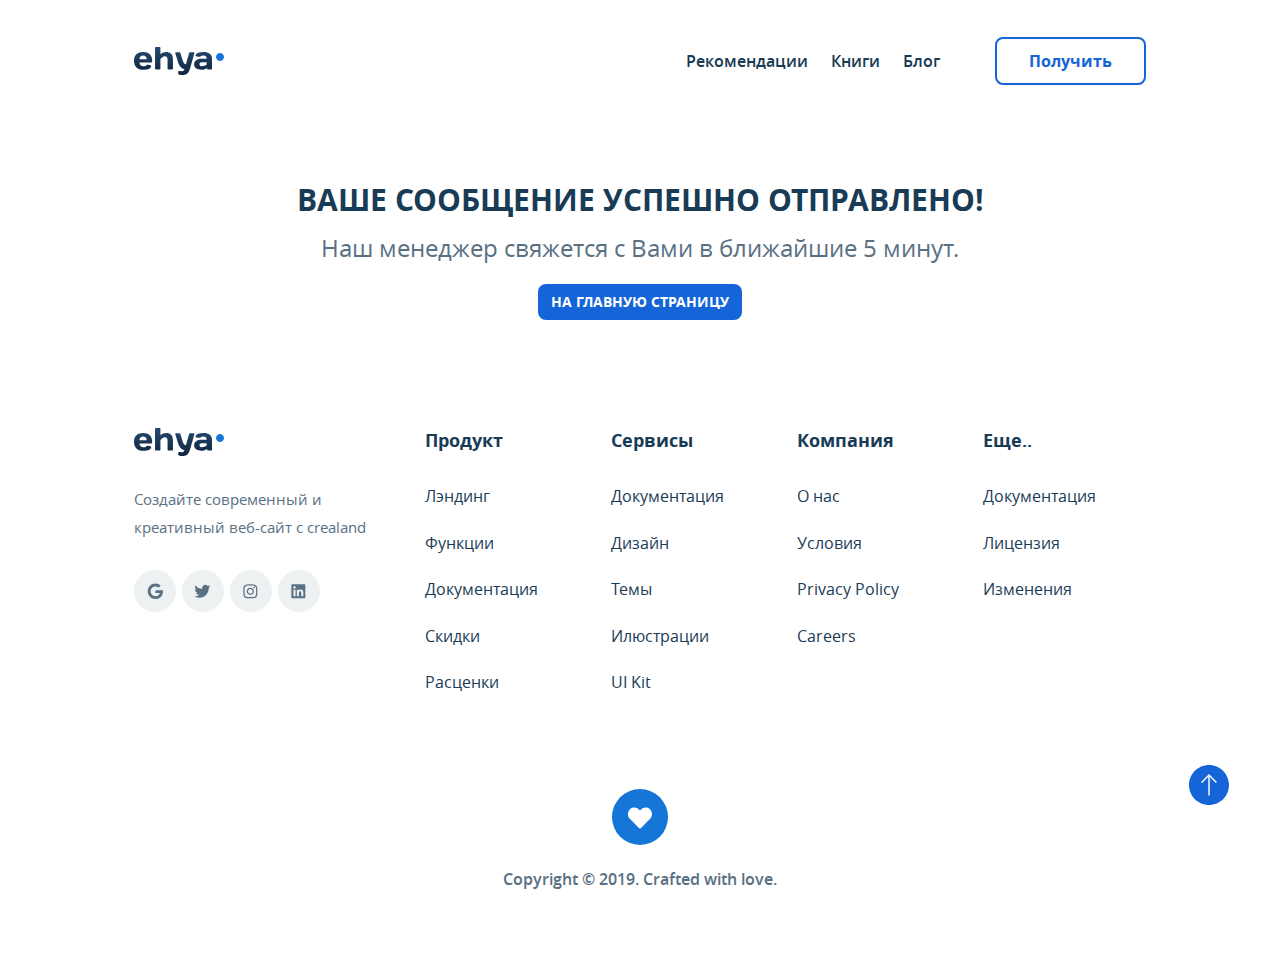
<file: thankyou.html>
<!DOCTYPE html>
<html lang="ru">

<head>
    <meta charset="UTF-8" />
    <meta http-equiv="X-UA-Compatible" content="IE=edge" />
    <meta name="viewport" content="width=device-width, initial-scale=1.0" />
    <link rel="shortcut icon" href="favicon.ico" type="image/x-icon" />
    <link rel="icon" href="favicon.ico" type="image/x-icon" />
    <link rel="stylesheet" href="css/normalize.css" />
    <link rel="stylesheet" href="css/style.css" />
    <title>Ehya - Книжный магазин</title>
</head>

<body>
    <!-- Header -->
    <header class="header">
        <div class="container">
            <a href="index.html" class="logo">
                <img src="img/svg/logo.svg" alt="Logo: Ehya" />
            </a>
            <nav class="header-nav">
                <ul class="header-nav__list">
                    <li class="header-nav__item">
                        <a href="#recommended" class="header-nav__link">Рекомендации</a>
                    </li>
                    <li class="header-nav__item">
                        <a href="#books" class="header-nav__link">Книги</a>
                    </li>
                    <li class="header-nav__item">
                        <a href="#blog" class="header-nav__link">Блог</a>
                    </li>
                </ul>
                <!-- /.header-nav -->
            </nav>
            <button data-toggle="modal" class="header__button">Получить</button>
            <button class="menu-burger header__menu-burger">
          <span class="menu-burger__line"></span>
          <span class="menu-burger__line"></span>
          <span class="menu-burger__line"></span>
        </button>
        </div>
        <!-- /.container -->

        <nav class="header-nav-mobile">
            <ul class="header-nav-mobile__list">
                <li class="header-nav-mobile__item">
                    <a href="#recommended" class="header-nav-mobile__link">Рекомендации</a
            >
          </li>
          <li class="header-nav-mobile__item">
            <a href="#books" class="header-nav-mobile__link">Книги</a>
                </li>
                <li class="header-nav-mobile__item">
                    <a href="#" class="header-nav-mobile__link">Блог</a>
                </li>
            </ul>
            <!-- /.header-nav -->
            <button data-toggle="modal" class="header__button">Получить</button>
        </nav>
    </header>
    <!-- /.header -->
    <!-- Main -->
    <main class="main">
        <div class="dispatch-message">
            <div class="container">
                <h2 class="dispatch-message__title">
                    Ваше сообщение успешно отправлено!
                </h2>
                <p class="dispatch-message__info">
                    Наш менеджер свяжется с&nbsp;Вами в ближайшие 5&nbsp;минут.
                </p>
                <a href="index.html" class="dispatch-message__home">На главную страницу</a
          >
        </div>
      </div>
    </main>
    <!-- /.main -->
    <h1 class="visually-hidden">Страница благодарности</h1>
    <!-- Footer -->
    <footer class="footer">
      <div class="container">
        <div class="footer__flex-container">
          <div class="footer__left-block">
            <a href="index.html"><img src="img/svg/logo.svg" alt="Логотип" class="footer__logo" /></a>
                <p class="footer__slogan">
                    Создайте современный и креативный веб-сайт с crealand
                </p>
                <ul class="footer__social-list">
                    <li class="footer__social-item">
                        <a href="https://www.google.ru/" class="footer__social-link">
                            <img src="img/svg/footer-icon-1.svg" alt="Google" />
                        </a>
                    </li>
                    <li class="footer__social-item">
                        <a href="https://twitter.com/" class="footer__social-link">
                            <img src="img/svg/footer-icon-2.svg" alt="Twitter" />
                        </a>
                    </li>
                    <li class="footer__social-item">
                        <a href="https://www.instagram.com/" class="footer__social-link">
                            <img src="img/svg/footer-icon-3.svg" alt="Instagram" />
                        </a>
                    </li>
                    <li class="footer__social-item">
                        <a href="https://www.instagram.com/linkedin/" class="footer__social-link">
                            <img src="img/svg/footer-icon-4.svg" alt="linkedin" />
                        </a>
                    </li>
                </ul>
                <!-- /.footer__social -->
            </div>
            <!-- /.footer__left-block -->
            <nav class="footer__nav">
                <div class="footer__nav-item">
                    <h3 class="footer__nav-title">Продукт</h3>
                    <ul class="footer__nav-list">
                        <li class="footer__nav-link">
                            <a href="#">Лэндинг</a>
                        </li>
                        <li class="footer__nav-link">
                            <a href="#">Функции</a>
                        </li>
                        <li class="footer__nav-link">
                            <a href="#">Документация</a>
                        </li>
                        <li class="footer__nav-link">
                            <a href="#">Скидки</a>
                        </li>
                        <li class="footer__nav-link">
                            <a href="#">Расценки</a>
                        </li>
                    </ul>
                    <!-- /.footer__nav-list -->
                </div>
                <div class="footer__nav-item">
                    <h3 class="footer__nav-title">Сервисы</h3>
                    <ul class="footer__nav-list">
                        <li class="footer__nav-link">
                            <a href="#">Документация</a>
                        </li>
                        <li class="footer__nav-link">
                            <a href="#">Дизайн</a>
                        </li>
                        <li class="footer__nav-link">
                            <a href="#">Темы</a>
                        </li>
                        <li class="footer__nav-link">
                            <a href="#">Илюстрации</a>
                        </li>
                        <li class="footer__nav-link">
                            <a href="#">UI Kit</a>
                        </li>
                    </ul>
                    <!-- /.footer__nav-list -->
                </div>
                <!-- /.footer__nav-item -->
                <div class="footer__nav-item">
                    <h3 class="footer__nav-title">Компания</h3>
                    <ul class="footer__nav-list">
                        <li class="footer__nav-link">
                            <a href="#">О нас</a>
                        </li>
                        <li class="footer__nav-link">
                            <a href="#">Условия</a>
                        </li>
                        <li class="footer__nav-link">
                            <a href="#">Privacy Policy</a>
                        </li>
                        <li class="footer__nav-link">
                            <a href="#">Careers</a>
                        </li>
                    </ul>
                    <!-- /.footer__nav-list -->
                </div>
                <!-- /.footer__nav-item -->
                <div class="footer__nav-item">
                    <h3 class="footer__nav-title">Еще..</h3>
                    <ul class="footer__nav-list">
                        <li class="footer__nav-link">
                            <a href="#">Документация</a>
                        </li>
                        <li class="footer__nav-link">
                            <a href="#">Лицензия</a>
                        </li>
                        <li class="footer__nav-link">
                            <a href="#">Изменения</a>
                        </li>
                    </ul>
                    <!-- /.footer__nav-list -->
                </div>
                <!-- /.footer__nav-item -->
            </nav>
            <!-- /.footer-nav -->
        </div>
        <!-- /.footer__flex-container -->
        <div class="footer__bottom">
            <div class="footer__bottom-img">
                <img src="img/svg/heart.svg" alt="" class="footer__img" />
            </div>
            <p class="footer__copyright">Copyright © 2019. Crafted with love.</p>
        </div>
        </div>
        <!-- /.footer-container -->
        </footer>
        <!-- /.footer -->
        <a href="#" class="link-to-top"><img src="img/svg/up-arrow.svg" alt="Стрелка наверх" /></a>

        <!-- Modals -->
        <div class="modal">
            <div class="modal__overlay"></div>
            <!-- /.modal__overlay -->
            <!-- purchase-modal -->
            <div class="purchase-modal">
                <button class="purchase-modal__close">
          <img src="img/svg/close.svg" alt="Close" />
        </button>
                <h3 class="purchase-modal__title">Купить сейчас</h3>
                <form action="send.php" method="POST" class="purchase-form validate-form" name="purchase-form">
                    <input class="purchase-form__input" type="text" placeholder="Ваше полное имя*" name="name" required minlength="2" />
                    <input class="purchase-form__input mask-phone" type="tel" placeholder="Номер телефона*" name="phone" required />
                    <input class="purchase-form__input" type="email" placeholder="Email*" name="email" required />
                    <textarea class="purchase-form__message" placeholder="Ваше сообщение" name="message"></textarea>
                    <fieldset class="purchase-modal__footer">
                        <input class="purchase-modal__submit" type="submit" value="Отправить" />
                        <p>* Обязательные поля</p>
                    </fieldset>
                </form>
                <!-- /.purchase-form -->
            </div>
            <!-- /.purchase-modal -->
        </div>
        <script src="js/jquery-3.3.1.min.js"></script>
        <script src="js/jquery.validate.min.js"></script>
        <script src="js/jquery.inputmask.min.js"></script>
        <script src="js/main.js"></script>
</body>

</html>
</file>
<file: css/style.css>
@charset "UTF-8";
/******** Fonts **********/
@font-face {
  font-family: "Open Sans";
  src: url("../fonts/opensans-regular.woff2") format("woff2"), url("../fonts/opensans-regular.woff") format("woff");
  font-weight: 400;
  font-style: normal;
  font-display: swap;
}
@font-face {
  font-family: "Open Sans";
  src: url("../fonts/opensans-bold.woff2") format("woff2"), url("../fonts/opensans-bold.woff") format("woff");
  font-weight: 700;
  font-style: normal;
  font-display: swap;
}
@font-face {
  font-family: "Open Sans";
  src: url("../fonts/opensans-semibold.woff2") format("woff2"), url("../fonts/opensans-semibold.woff") format("woff");
  font-weight: 600;
  font-style: normal;
  font-display: swap;
}
@font-face {
  font-family: "Roboto";
  src: url("../fonts/roboto-medium.woff2") format("woff2"), url("../fonts/roboto-medium.woff") format("woff");
  font-weight: 500;
  font-style: normal;
  font-display: swap;
}
@font-face {
  font-family: "Roboto";
  src: url("../fonts/roboto-condensed-bold.woff2") format("woff2"), url("../fonts/roboto-condensed-bold.woff") format("woff");
  font-weight: 700;
  font-style: normal;
  font-display: swap;
}
/******** Base styles **********/
.visually-hidden:not(:focus):not(:active) {
  position: absolute;
  width: 1px;
  height: 1px;
  margin: -1px;
  border: 0;
  padding: 0;
  white-space: nowrap;
  -webkit-clip-path: inset(100%);
  clip-path: inset(100%);
  clip: rect(0 0 0 0);
  overflow: hidden;
}

html {
  scroll-behavior: smooth;
}

body {
  font-family: "Open Sans", sans-serif;
  color: #5A7184;
  background-color: #ffffff;
}

a {
  display: block;
  text-decoration: none;
  color: inherit;
}

h1, h2, h3, h4, h5 {
  margin: 0;
}

ul, li {
  margin: 0;
  padding: 0;
  list-style-type: none;
}

img {
  -o-object-fit: cover;
     object-fit: cover;
  vertical-align: bottom;
}

input {
  display: block;
  border: none;
}

button {
  border: none;
  background-color: transparent;
}

.container {
  max-width: 79.1%;
  margin: auto;
}

.section-title {
  font-weight: 700;
  font-size: 36px;
  text-transform: uppercase;
}

.invalid {
  color: #FAAD13;
  font-size: 14px;
}

.link-to-top {
  position: fixed;
  top: 85%;
  right: 4%;
  z-index: 99;
}
.link-to-top img {
  width: 40px;
  height: 40px;
}

/********** Header ***********/
.header {
  padding-top: 37px;
}
.header__menu-burger {
  display: none;
}
.header .container {
  display: flex;
  align-items: center;
  justify-content: space-between;
}
.header__logo {
  width: 90px;
}
.header__button {
  border: 2px solid #1565D8;
  border-radius: 8px;
  color: #1565D8;
  font-weight: 700;
  font-size: 16px;
  padding: 13px 32px;
  cursor: pointer;
  transition: background-color 0.2s ease-in;
}
.header__button--mobile {
  display: none;
}

.menu-burger {
  width: 22px;
  height: 17.7px;
  padding: 0;
  align-items: center;
  justify-content: space-between;
  flex-direction: column;
  cursor: pointer;
}
.menu-burger__line {
  display: block;
  width: 22px;
  height: 2.2px;
  background-color: #3A4C66;
}

.header-nav {
  margin-left: auto;
  margin-right: 5.5%;
}
.header-nav__list {
  display: flex;
  align-items: center;
  justify-content: space-between;
}
.header-nav__link {
  font-weight: 600;
  font-size: 16px;
  color: #183B56;
}
.header-nav__item {
  margin-right: 23px;
}
.header-nav__item:last-child {
  margin-right: 0;
}
.header-nav-mobile {
  display: none;
}
.header-nav-mobile__link {
  font-weight: 600;
  font-size: 18px;
  color: #183B56;
}

/********** Main ***********/
main {
  padding-top: 92px;
}

/******** Product **********/
.product .container {
  display: flex;
  justify-content: space-between;
}
.product__title {
  font-family: Roboto;
  font-style: normal;
  font-weight: 700;
  font-size: 48px;
  line-height: 60px;
  letter-spacing: 0.2px;
  color: #183B56;
  margin-bottom: 27px;
}
.product__title span {
  color: #FAAD13;
}
.product__subtitle {
  font-family: Roboto;
  font-weight: 500;
  font-size: 20px;
  line-height: 24px;
  letter-spacing: 0.2px;
  color: #183B56;
  text-transform: uppercase;
  margin-bottom: 38px;
}
.product__info {
  padding-top: 48px;
  margin-right: 4vw;
}
.product__info-text {
  font-size: 18px;
  line-height: 32px;
  color: #5A7184;
  margin-bottom: 56px;
}
.product__info-buttons {
  display: flex;
  align-items: center;
}
.product__info-leftbutton, .product__info-rightbutton {
  cursor: pointer;
  font-weight: 700;
  text-transform: uppercase;
  border-radius: 8px;
}
.product__info-leftbutton {
  background-color: #1565D8;
  color: #ffffff;
  font-size: 16px;
  padding: 20px 37px;
  margin-right: 4.1%;
}
.product__info-rightbutton {
  border: 2px solid #1565D8;
  color: #1565D8;
  font-size: 18px;
  padding: 17px 51px;
  transition: background-color 0.2s ease-in;
}
.product__img-bg {
  background-color: rgba(179, 186, 197, 0.1);
  width: 42.8%;
  height: 580px;
  position: relative;
  flex-shrink: 0;
}
.product__img {
  width: 100%;
  height: 100%;
}
.product__img-wrapper {
  position: absolute;
  top: 50.5%;
  left: 50%;
  transform: translate(-50%, -50%);
  box-shadow: 0px 20px 24px rgba(0, 0, 0, 0.08);
  width: 250px;
}

/*******Product-cards************/
.product-cards {
  padding-top: 105px;
  margin-bottom: 79px;
}
.product-cards .container {
  display: flex;
  justify-content: space-between;
  flex-wrap: wrap;
}

.recommended__title {
  font-family: Roboto;
  font-weight: 700;
  font-size: 32px;
  letter-spacing: 0.2px;
  color: #183B56;
  margin-bottom: 32px;
}
.recommended__box {
  display: grid;
  grid-template-columns: repeat(2, minmax(280px, 358px));
  grid-template-rows: repeat(3, 260px);
  grid-gap: 32px;
  margin-bottom: 25px;
}
.recommended__button {
  background-color: rgba(21, 101, 216, 0.1);
  color: #1565D8;
  font-family: Roboto;
  font-weight: 700;
  font-size: 16px;
  letter-spacing: 0.2px;
  text-transform: uppercase;
  width: 100%;
  border-radius: 8px;
  padding: 27px 0;
  display: flex;
  justify-content: center;
}

.product-card {
  display: flex;
  justify-content: space-between;
  border: 1px solid #ECEEF2;
  border-radius: 8px;
  padding: 10px 22px 10px 10px;
}
.product-card--best {
  border: none;
  padding: 23px 23px 0 23px;
  margin-bottom: 12px;
  width: 100%;
}
.product-card--best:nth-last-child(2) {
  margin-bottom: 29px;
}
.product-card__img-box {
  max-width: 160px;
  height: 238px;
  background-color: rgba(179, 186, 197, 0.1);
  border-radius: 8px;
  overflow: hidden;
}
.product-card__img-box--best {
  height: 178px;
}
.product-card img {
  width: 100%;
  height: 100%;
}
.product-card__info {
  max-width: 144px;
  padding-top: 13px;
}
.product-card__info--best {
  padding-top: 10px;
  max-width: 166px;
}
.product-card__title {
  font-family: Roboto;
  font-weight: 500;
  font-size: 22px;
  line-height: 32px;
  letter-spacing: 0.2px;
  color: #183B56;
  margin-bottom: 18px;
}
.product-card__title--best {
  margin-bottom: 14px;
}
.product-card__subtitle {
  font-family: Open Sans;
  font-weight: 400;
  font-size: 16px;
  color: #183B56;
  margin-bottom: 25px;
}
.product-card__price {
  font-family: Roboto;
  font-weight: 700;
  font-size: 20px;
  line-height: 24px;
  letter-spacing: 0.2px;
  color: #1565D8;
  display: block;
  margin-bottom: 24px;
}
.product-card__purchase {
  display: flex;
  justify-content: space-between;
  align-items: center;
  padding-right: 2px;
}
.product-card__button {
  font-family: Open Sans;
  font-weight: 700;
  font-size: 16px;
  color: #FFFFFF;
  background-color: #183B56;
  border-radius: 2000px;
  cursor: pointer;
  padding: 9px 20px;
}
.product-card__like {
  cursor: pointer;
}
.product-card__like path {
  fill: #959EAD;
}
.product-card__like--active path {
  fill: #ee0534;
}

.best__title {
  font-family: Roboto;
  font-weight: 700;
  font-size: 32px;
  letter-spacing: 0.2px;
  color: #183B56;
  margin-bottom: 32px;
}
.best__box {
  background-color: rgba(179, 186, 197, 0.1);
  border-radius: 8px;
  width: 360px;
}
.best__button {
  color: #1565D8;
  font-family: Roboto;
  font-weight: 700;
  font-size: 16px;
  letter-spacing: 0.2px;
  text-transform: uppercase;
  width: 89%;
  padding: 27px 0;
  display: flex;
  justify-content: center;
  border-top: 1px solid #ECEEF2;
  margin: 0 auto;
}

/********** Categories ***********/
.categories {
  margin-bottom: 40px;
}
.categories .container {
  padding-top: 60px;
  border-top: 1px solid #ECEEF2;
  position: relative;
}
.categories__item {
  border: 1px solid #ECEEF2;
  border-radius: 8px;
  padding: 40px 10px 29px;
  text-align: center;
  display: flex;
  flex-direction: column;
  align-items: center;
  margin-top: 0 !important;
}
.categories__item-img {
  margin-bottom: 44px;
}
.categories__item-title {
  font-family: Roboto;
  font-weight: 500;
  font-size: 22px;
  letter-spacing: 0.2px;
  color: #183B56;
  margin-bottom: 14px;
}
.categories__item-info {
  font-family: Open Sans;
  font-weight: 400;
  font-size: 16px;
  line-height: 22px;
  color: #5A7184;
  margin-top: auto;
}
.categories .swiper {
  min-height: 300px;
  position: static;
}
.categories .swiper-button-disabled {
  display: none;
}
.categories__swiper-button {
  top: 50%;
  transform: translateY(-50%);
  position: absolute;
  width: 56px;
  height: 56px;
  z-index: 99;
  cursor: pointer;
  background-color: #ffffff;
  border-radius: 50%;
  box-shadow: 0px 12px 16px rgba(0, 0, 0, 0.08);
  display: flex;
  align-items: center;
  justify-content: center;
}
.categories__swiper-button--next {
  right: -28px;
}
.categories__swiper-button--prev {
  left: -18px;
}
.categories__swiper-button--prev img {
  height: 18px;
}

/********** Unreleased ***********/
.unreleased {
  background-color: #183B56;
  padding-top: 65px;
  padding-bottom: 79px;
  position: relative;
}
.unreleased .swiper {
  position: static;
}
.unreleased .swiper-button-disabled {
  border: 2px solid #5A7184;
}
.unreleased .swiper-button-disabled path {
  fill: #5A7184;
}
.unreleased__title {
  font-family: Roboto;
  font-weight: 700;
  font-size: 36px;
  letter-spacing: 0.2px;
  color: #FFFFFF;
  margin-bottom: 65px;
}
.unreleased__item-img {
  -o-object-position: -1px -3px;
     object-position: -1px -3px;
}
.unreleased__img-wrapper {
  height: 298px;
  max-width: 204px;
  border-radius: 8px;
  overflow: hidden;
}
.unreleased__swiper-button {
  top: 15.9%;
  transform: translateY(-50%);
  position: absolute;
  width: 56px;
  height: 56px;
  z-index: 99;
  cursor: pointer;
  border-radius: 50%;
  display: flex;
  align-items: center;
  justify-content: center;
  border: 2px solid #FFFFFF;
}
.unreleased__swiper-button--next {
  right: 149px;
}
.unreleased__swiper-button--prev {
  right: 227px;
}

/**********History***********/
.history {
  padding: 106px 85px 40px;
  margin-bottom: 61px;
}
.history__header {
  display: flex;
  justify-content: space-between;
  margin-bottom: 18px;
  padding-right: 60px;
}
.history__title {
  font-family: Roboto;
  font-weight: 700;
  font-size: 48px;
  letter-spacing: 0.2px;
  color: #183B56;
}
.history__info {
  max-width: 357px;
  font-family: Open Sans;
  font-weight: 400;
  font-size: 18px;
  line-height: 32px;
  color: #5A7184;
}
.history__autor-items {
  display: grid;
  grid-template-columns: repeat(3, 1fr);
  grid-column-gap: 30px;
}
.history__autor-info {
  display: flex;
  justify-content: space-between;
}
.history__autor-name {
  font-family: Roboto;
  font-weight: 500;
  font-size: 22px;
  letter-spacing: 0.2px;
  color: #183B56;
  margin-bottom: 16px;
}
.history__autor-books {
  ont-family: Open Sans;
  font-weight: normal;
  font-size: 16px;
  color: #5A7184;
}
.history__autor-like {
  cursor: pointer;
}
.history__autor-like path {
  fill: #1565D8;
}
.history__autor-like--active path {
  fill: #ee0534;
}

.video, .video-container {
  position: relative;
}

.video--big {
  height: 380px;
  width: 100%;
  background-image: url(../img/video-img-1.jpg);
  background-position: center;
  background-size: cover;
  margin-bottom: 30px;
}
.video-container {
  height: 200px;
  margin-bottom: 25px;
  background-position: center;
  background-size: cover;
}
.video-container--left {
  background-image: url(../img/video-img-2.jpg);
}
.video-container--center {
  background-image: url(../img/video-img-3.jpg);
}
.video-container--right {
  background-image: url(../img/video-img-4.jpg);
}

.video-play {
  position: absolute;
  top: 50%;
  transform: translate(-50%, -50%);
  left: 50%;
  cursor: pointer;
  z-index: 99;
}
.video-play svg path {
  fill: #ffffff;
}
.video-play--big {
  height: 100px;
  width: 100px;
  border-radius: 50%;
  background-color: #ffffff;
  display: flex;
  align-items: center;
  justify-content: center;
}
.video-play--big svg path {
  fill: #1565D8;
}

/********** Partners ***********/
.partners {
  background-color: #B3BAC5;
  color: #ffffff;
  text-align: center;
  padding-top: 82px;
  padding-bottom: 98px;
}
.partners__title {
  font-family: Roboto;
  font-weight: 700;
  font-size: 24px;
  letter-spacing: 0.2px;
  margin-bottom: 56px;
  line-height: 30px;
}
.partners__list {
  display: grid;
  grid-template-columns: repeat(6, 1fr);
  grid-template-rows: repeat(2, 1fr);
  grid-row-gap: 52px;
}

/********** Blog ***********/
.blog {
  padding-top: 100px;
  padding-bottom: 100px;
}
.blog__header {
  display: flex;
  justify-content: space-between;
  align-items: center;
  margin-bottom: 44px;
}
.blog__title {
  font-family: Roboto;
  font-weight: 700;
  font-size: 48px;
  letter-spacing: 0.2px;
  color: #183B56;
}
.blog__button {
  border: 2px solid #1565D8;
  border-radius: 22px;
  padding: 10px 53px;
  font-family: Roboto;
  font-weight: 700;
  font-size: 16px;
  letter-spacing: 0.2px;
  color: #1565D8;
  transition: background-color 0.2s ease-in;
}
.blog__button--bottom {
  display: none;
}
.blog__content {
  display: flex;
  justify-content: space-between;
}
.blog__article {
  display: grid;
  grid-template-rows: repeat(3, 1fr);
  grid-row-gap: 30px;
}
.blog__article-item {
  display: flex;
}
.blog__article-main {
  max-width: 48.8%;
  margin-right: 30px;
}
.blog__article-link {
  margin-right: 36px;
  width: 45%;
  flex-shrink: 0;
}
.blog__article-img {
  border-radius: 8px;
  width: 100%;
  height: 100%;
}
.blog__article-img--main {
  max-width: 100%;
  max-height: 100%;
  margin-bottom: 29px;
}
.blog__article-title {
  margin-bottom: 13px;
  font-family: Roboto;
  font-weight: 500;
  font-size: 22px;
  line-height: 32px;
  letter-spacing: 0.2px;
  color: #183B56;
}
.blog__article-title:hover {
  color: #1565D8;
}
.blog__article-title--main {
  font-weight: 700;
  font-size: 24px;
  margin-bottom: 17px;
}
.blog__article-text {
  font-family: Open Sans;
  font-weight: 400;
  font-size: 18px;
  color: #5A7184;
  line-height: 32px;
}
.blog__article-date {
  font-family: Open Sans;
  font-weight: 400;
  font-size: 14px;
  color: #5A7184;
  margin-bottom: 18px;
}
.blog__article-link-button {
  font-family: Roboto;
  font-weight: 700;
  font-size: 16px;
  letter-spacing: 0.2px;
  color: #1665D8;
  text-transform: uppercase;
  display: inline;
}
.blog__article-info {
  padding-top: 7px;
}
.blog__article-info--main {
  padding: 0 10px;
}

/********** Registration ***********/
.registration .container {
  background-image: url(../img/registration-bg.jpg);
  background-position: center;
  background-size: cover;
  padding: 60px 63px 79px 59px;
  border-radius: 12px;
}
.registration__flex-box {
  display: flex;
  justify-content: space-between;
  align-items: flex-start;
}
.registration__motivation {
  font-family: Roboto;
  font-weight: 700;
  font-size: 36px;
  line-height: 48px;
  letter-spacing: 0.2px;
  color: #FFFFFF;
  max-width: 395px;
}
.registration__form {
  position: relative;
  margin-top: 30px;
  width: 44%;
}
.registration__input {
  height: 56px;
  background-color: #ffffff;
  border-radius: 8px;
  padding-left: 48px;
  padding-right: 170px;
  font-size: 16px;
  width: 100%;
  height: 56px;
}
.registration__input::-moz-placeholder {
  font-family: Open Sans;
  font-weight: 600;
  font-size: 16px;
  line-height: 22px;
  color: #959EAD;
}
.registration__input:-ms-input-placeholder {
  font-family: Open Sans;
  font-weight: 600;
  font-size: 16px;
  line-height: 22px;
  color: #959EAD;
}
.registration__input::placeholder {
  font-family: Open Sans;
  font-weight: 600;
  font-size: 16px;
  line-height: 22px;
  color: #959EAD;
}
.registration__input-ikon {
  position: absolute;
  z-index: 99;
  left: 20px;
  top: 22px;
}
.registration__button {
  position: absolute;
  right: 4px;
  top: 4px;
  background-color: #FAAD13;
  border-radius: 4px;
  font-family: Open Sans;
  font-weight: 700;
  font-size: 16px;
  color: #FFFFFF;
  padding: 15px 27px;
  cursor: pointer;
}

/****************Footer***************/
/********** Footer-top***********/
.footer {
  padding-top: 108px;
}
.footer__flex-container {
  display: flex;
  margin-bottom: 98px;
}
.footer__left-block {
  max-width: 263px;
  margin-right: 28px;
}
.footer__logo {
  margin-bottom: 29px;
}
.footer__slogan {
  font-family: Open Sans;
  font-weight: 400;
  font-size: 15px;
  line-height: 28px;
  color: #5A7184;
  margin-bottom: 29px;
}
.footer__social-list {
  display: flex;
}
.footer__social-item {
  margin-right: 6px;
}
.footer__social-item:last-child {
  margin-right: 0;
}
.footer__social-link {
  width: 42px;
  height: 42px;
  border-radius: 50%;
  background-color: rgba(90, 113, 132, 0.1);
  display: flex;
  justify-content: center;
  align-items: center;
}
.footer__nav {
  display: grid;
  grid-template-columns: repeat(4, 1fr);
  grid-column-gap: 5.7vw;
}
.footer__nav-title {
  font-family: Open Sans;
  font-weight: 700;
  font-size: 18px;
  color: #183B56;
  line-height: 25px;
  margin-bottom: 34px;
}
.footer__nav-link {
  font-family: Open Sans;
  font-weight: 400;
  font-size: 16px;
  color: #183B56;
  margin-bottom: 28px;
}
.footer__nav-link:last-child {
  margin-bottom: 0;
}
.footer__bottom-img {
  display: flex;
  align-items: center;
  justify-content: center;
  margin: 0 auto;
  margin-bottom: 25px;
  width: 56px;
  height: 56px;
  border-radius: 50%;
  background-color: #1576D8;
}
.footer__copyright {
  font-family: Open Sans;
  font-weight: 600;
  font-size: 16px;
}
.footer__bottom {
  text-align: center;
  padding-bottom: 80px;
}

/**********Thankyou***********/
.dispatch-message .container {
  text-align: center;
}
.dispatch-message__home {
  border-radius: 8px;
  padding: 10px 13px;
  font-size: 14px;
  font-weight: 700;
  display: inline-block;
  background-color: #1565D8;
  color: #ffffff;
  text-transform: uppercase;
  cursor: pointer;
}
.dispatch-message__title {
  font-size: 30px;
  line-height: 45px;
  text-transform: uppercase;
  margin-bottom: 10px;
  color: #183B56;
}
.dispatch-message__info {
  font-size: 24px;
  line-height: 32px;
  margin-bottom: 20px;
}

/*******Modals************/
.modal__overlay {
  position: fixed;
  top: 0;
  left: 0;
  right: 0;
  bottom: 0;
  background-color: rgba(0, 143, 223, 0.39);
  z-index: 100;
  visibility: hidden;
  opacity: 0;
  transition: opacity 0.2s;
}
.modal__overlay--visible {
  visibility: visible;
  opacity: 1;
}

/*******Purchase-modal************/
.purchase-modal {
  color: #ffffff;
  background-color: #0A223D;
  border-radius: 8px;
  padding: 35px 88px 33px 88px;
  position: fixed;
  top: 50%;
  left: 50%;
  transform: translate(-50%, -50%);
  z-index: 110;
  visibility: hidden;
  opacity: 0;
  transition: opacity 0.2s;
  overflow-y: auto;
  max-width: 478px;
  font-size: 16px;
}
.purchase-modal--visible {
  visibility: visible;
  opacity: 1;
}
.purchase-modal__close {
  position: absolute;
  width: 25px;
  height: 16px;
  right: 14px;
  top: 15px;
  cursor: pointer;
}
.purchase-modal__title {
  text-transform: uppercase;
  text-align: center;
  font-size: 18px;
  font-weight: 700;
  margin-bottom: 15px;
}
.purchase-modal__footer {
  padding: 0;
  margin: 0;
  border-style: none;
  width: 100%;
  display: flex;
  justify-content: space-between;
  align-items: center;
  font-size: 12px;
  font-weight: 600;
}
.purchase-modal__submit {
  background-color: #FAAD13;
  color: #ffffff;
  border-radius: 8px;
  padding: 15px 30px;
  cursor: pointer;
  font-weight: 600;
  font-size: 15px;
}
.purchase-form {
  min-width: 302px;
}
.purchase-form__input, .purchase-form__message {
  width: 100%;
  border-radius: 4px;
}
.purchase-form__input {
  height: 50px;
  margin-top: 15px;
  padding: 24px;
}
.purchase-form__input::-moz-placeholder {
  font-size: 12px;
  color: #BDBDBD;
}
.purchase-form__input::-webkit-input-placeholder {
  font-size: 12px;
  color: #BDBDBD;
}
.purchase-form__message {
  padding: 18px 22px;
  min-height: 123px;
  margin-top: 15px;
  margin-bottom: 16px;
  overflow: auto;
  resize: none;
}
.purchase-form__message::-webkit-input-placeholder {
  font-size: 12px;
  color: #BDBDBD;
}
.purchase-form__message::-moz-placeholder {
  font-size: 12px;
  color: #BDBDBD;
}

/**********404***********/
.error {
  width: 100%;
  height: 100vh;
  background-image: url(../img/html-404.jpg);
  background-size: cover;
  background-position: center;
}
.error__container {
  position: fixed;
  top: 50%;
  left: 50%;
  transform: translate(-50%, -50%);
  z-index: 110;
}
.error-namber {
  text-align: center;
  font-size: 7rem;
  color: #fcf9f9;
}

.over {
  position: fixed;
  top: 0;
  left: 0;
  right: 0;
  bottom: 0;
  background-color: rgba(0, 0, 0, 0.7);
  z-index: 100;
}

.notfound {
  text-align: center;
  color: #ffffff;
  font-size: 2em;
}

.notfound a {
  color: #fff;
  font-size: 0.8em;
}

.notfound a:hover {
  color: yellow;
  text-decoration: none;
}

/******* Media **********/
@media (min-width: 1441px) {
  .container {
    width: 1140px;
  }
}
@media (max-width: 1430px) {
  .recommended {
    width: 100%;
  }
  .recommended__box {
    grid-template-columns: repeat(3, 1fr);
    grid-template-rows: repeat(2, 1fr);
  }
  .recommended__button {
    margin-bottom: 59px;
  }

  .product-card {
    flex-direction: column;
    align-items: center;
    padding: 20px 10px;
  }
  .product-card__info {
    max-width: 100%;
    text-align: center;
  }
  .product-card__info--best {
    max-width: 166px;
  }
  .product-card__purchase {
    justify-content: center;
  }
  .product-card__button {
    margin-right: 20px;
  }
  .product-card__button--best {
    margin-right: 0;
  }
  .product-card--best {
    margin-bottom: 0;
  }
  .product-card--best:nth-last-child(2) {
    margin-bottom: 0;
  }

  .best {
    width: 100%;
  }
  .best__box {
    display: grid;
    grid-template-columns: repeat(4, 1fr);
    width: 100%;
  }
  .best__button {
    grid-column: 1/5;
  }
}
@media (max-width: 1400px) {
  .product__img-bg {
    height: auto;
  }
}
@media (max-width: 1300px) {
  .product-card__title {
    font-size: 20px;
  }
}
@media (max-width: 1200px) {
  .recommended__box {
    grid-template-columns: repeat(2, 1fr);
  }

  .history {
    padding-right: 0;
    padding-left: 0;
  }
  .history__header {
    padding-right: 0;
  }

  .blog__article-title {
    font-size: 18px;
  }

  .footer__nav {
    grid-column-gap: 4vw;
  }
}
@media (max-width: 1100px) {
  .footer__nav {
    grid-column-gap: 2vw;
  }
}
@media (max-width: 1140px) {
  .product__info-leftbutton {
    padding: 10px 20px;
  }
  .product__info-rightbutton {
    padding: 8px 28px;
    font-size: 16px;
  }
}
@media (max-width: 1130px) {
  .categories__item-title {
    font-size: 18px;
  }
  .categories__item-info {
    font-size: 14px;
  }

  .registration__flex-box {
    flex-wrap: wrap;
    justify-content: center;
  }
  .registration__motivation {
    max-width: 100%;
    text-align: center;
  }
  .registration__form {
    width: 60%;
  }
}
@media (max-width: 1050px) {
  .footer__flex-container {
    flex-wrap: wrap;
  }
  .footer__nav {
    width: 100%;
    order: -1;
    margin-bottom: 45px;
  }
  .footer__left-block {
    margin: 0 auto;
    text-align: center;
  }
  .footer__social-list {
    justify-content: center;
  }
}
/********** Interaktive ***********/
@media (min-width: 992px) {
  .header__button:hover {
    background-color: #1565D8;
    color: #ffffff;
  }
  .header__button:active {
    background-color: #0e4492;
  }
  .header-nav__item {
    position: relative;
  }
  .header-nav__item:hover::before {
    transform: scaleX(1);
  }
  .header-nav__item::before {
    position: absolute;
    bottom: 0;
    content: "";
    width: 100%;
    height: 1px;
    background-color: #183B56;
    transform: scaleX(0);
    transition: transform 0.25s;
  }

  .purchase-modal__submit:hover {
    background-color: #d59005;
  }
  .purchase-modal__submit:active {
    background-color: #fbbe45;
  }

  .product__info-leftbutton:hover {
    background-color: #0e4492;
  }
  .product__info-leftbutton:active {
    background-color: #4c8eee;
  }
  .product__info-rightbutton:hover {
    background-color: #1565D8;
    color: #ffffff;
  }
  .product__info-rightbutton:active {
    background-color: #0e4492;
  }
  .product-card__button:hover {
    background-color: #1565D8;
  }
  .product-card__button:active {
    background-color: #0e4492;
  }

  .product-card__like:hover path {
    fill: #ee0534;
  }

  .recommended__button:hover {
    background-color: rgba(21, 101, 216, 0.2);
  }
  .recommended__button:active {
    background-color: rgba(21, 101, 216, 0.1);
  }

  .best__button span {
    position: relative;
  }
  .best__button span:hover {
    color: #183B56;
  }
  .best__button span:active {
    color: #1565D8;
  }
  .best__button span:hover::before {
    transform: scaleX(1);
  }
  .best__button span::before {
    position: absolute;
    bottom: 0;
    content: "";
    width: 100%;
    height: 2px;
    background-color: #183B56;
    transform: scaleX(0);
    transition: transform 0.25s;
  }

  .history__autor-like:hover path {
    fill: #ee0534;
  }

  .video-play svg path:hover {
    fill: #1565D8;
  }
  .video-play--big svg path:hover {
    fill: #4cd815;
  }

  .blog__button:hover {
    background-color: #1565D8;
    color: #ffffff;
  }
  .blog__button:active {
    background-color: #0e4492;
  }
  .blog__article-link-button {
    position: relative;
  }
  .blog__article-link-button:hover::before {
    transform: scaleX(1);
  }
  .blog__article-link-button::before {
    position: absolute;
    bottom: 0;
    content: "";
    width: 100%;
    height: 2px;
    background-color: #1665D8;
    transform: scaleX(0);
    transition: transform 0.25s;
  }

  .registration__button:hover {
    background-color: #d59005;
  }
  .registration__button:active {
    background-color: #fbbe45;
  }

  .footer__nav-link a {
    position: relative;
    display: inline;
  }
  .footer__nav-link a:hover::before {
    transform: scaleX(1);
  }
  .footer__nav-link a::before {
    position: absolute;
    bottom: 0;
    content: "";
    width: 100%;
    height: 1px;
    background-color: #183B56;
    transform: scaleX(0);
    transition: transform 0.25s;
  }
  .footer__social-link:hover {
    background-color: rgba(90, 113, 132, 0.2);
  }
}
@media (max-width: 992px) {
  .product .container {
    flex-wrap: wrap;
  }
  .product__info {
    margin-bottom: 34px;
  }
  .product__info-text {
    text-align: justify;
  }
  .product__info-buttons {
    justify-content: center;
  }
  .product__img {
    width: 100%;
  }
  .product__img-wrapper {
    width: 56.6%;
  }
  .product__img-bg {
    width: 100%;
    height: 103.8vw;
  }

  .best__box {
    grid-template-columns: repeat(2, 1fr);
  }
  .best__button {
    grid-column: 1/3;
  }

  .categories__item-title {
    font-size: 16px;
    line-height: 20px;
    font-weight: 700;
  }
  .categories__item-info {
    font-size: 12px;
  }

  .history__title {
    font-size: 32px;
  }
  .history .video-container {
    height: 150px;
  }
  .history__autor-name {
    font-size: 18px;
  }
  .partners__list {
    grid-template-columns: repeat(3, 1fr);
    grid-template-rows: repeat(3, 1fr);
  }

  .registration__form {
    width: 80%;
  }
}
@media (max-width: 900px) {
  .blog__article {
    grid-template-rows: repeat(2, 1fr);
  }
  .blog__article-title {
    font-size: 14px;
    line-height: 20px;
  }
  .blog__article-title--main {
    font-size: 16px;
  }
  .blog__article-item:last-child {
    display: none;
  }
}
@media (max-width: 768px) {
  .categories__item {
    min-height: 250px;
  }
  .categories__item-img {
    margin-bottom: 20px;
  }

  .blog {
    text-align: center;
  }
  .blog__content {
    margin-bottom: 36px;
    flex-wrap: wrap;
  }
  .blog__header {
    justify-content: center;
  }
  .blog__button {
    display: none;
  }
  .blog__button--bottom {
    display: inline-block;
  }
  .blog__article {
    text-align: left;
    grid-template-rows: repeat(3, 1fr);
  }
  .blog__article-text {
    font-size: 12px;
    line-height: 24px;
  }
  .blog__article-info {
    text-align: left;
  }
  .blog__article-img--main {
    margin-right: 0;
  }
  .blog__article-main {
    max-width: 100%;
    margin-right: 0;
    margin-bottom: 29px;
  }
  .blog__article-item:last-child {
    display: flex;
  }

  .registration__form {
    width: 100%;
  }
}
@media (max-width: 750px) {
  .recommended__box {
    grid-template-columns: repeat(1, 1fr);
  }

  .product-card {
    width: 70%;
    margin: 0 auto;
  }

  .history__title {
    font-size: 28px;
  }
  .history .video-play--big {
    height: 80px;
    width: 80px;
  }
}
/********** Мобильное меню ***********/ 
@media (max-width: 700px) {
  .dispatch-message {
    padding-top: 50px;
  }

  .main {
    padding-top: 5px;
  }

  .header-nav, .header__button {
    display: none;
  }
  .header-nav, .header__button {
    display: none;
  }
  .header__menu-burger {
    display: flex;
  }
  .header-nav-mobile--toogle {
    display: block;
    margin-right: 0;
    padding-top: 30px;
  }
  .header-nav-mobile--toogle .header-nav-mobile__list {
    display: flex;
    flex-direction: column;
    align-items: center;
  }
  .header-nav-mobile--toogle .header-nav-mobile__item {
    margin-right: 0;
    margin-bottom: 20px;
  }
  .header-nav-mobile--toogle .header__button {
    display: block;
    margin: auto;
  }

  .categories .swiper {
    min-height: 240px;
  }
  .categories .container {
    padding-top: 54px;
  }
  .categories__item {
    padding-top: 20px;
    min-height: 182px;
    padding-bottom: 18px;
    padding-right: 14px;
    padding-left: 14px;
  }
  .categories__item-img {
    width: 36px;
    height: 36px;
    margin-bottom: 16px;
  }
  .categories__item-title {
    line-height: 20px;
    font-weight: 700;
    margin-bottom: 8px;
  }
  .categories__item-info {
    font-size: 12px;
  }

  .history__header {
    flex-wrap: wrap;
    text-align: center;
  }
  .history__title {
    width: 100%;
    margin-bottom: 24px;
  }
  .history__info {
    max-width: 100%;
  }

  .footer__nav {
    grid-template-columns: repeat(2, 1fr);
    grid-row-gap: 40px;
  }
}
@media (max-width: 660px) {
  .categories {
    margin-bottom: 137px;
  }

  .unreleased {
    text-align: center;
    padding-top: 51px;
    padding-bottom: 137px;
  }
  .unreleased__title {
    font-size: 28px;
    margin-bottom: 43px;
  }
  .unreleased__swiper-button {
    height: 48px;
    width: 48px;
    top: auto;
    bottom: 4%;
  }
  .unreleased__swiper-button--next {
    right: 32%;
  }
  .unreleased__swiper-button--prev {
    right: auto;
    left: 32%;
  }
  .unreleased__img-wrapper {
    margin: 0 auto;
  }
}
@media (max-width: 630px) {
  .product-card--best {
    flex-direction: row;
  }
  .product-card__info--best {
    width: 50%;
    padding-top: 0;
    text-align: left;
  }
  .product-card__title--best {
    font-size: 16px;
    line-height: 24px;
    font-weight: 700;
  }

  .best__box {
    grid-template-columns: repeat(1, 1fr);
  }
  .best__button {
    grid-column: 1/2;
  }

  .categories .swiper-wrapper {
    display: grid;
    grid-template-columns: repeat(4, auto);
    grid-row-gap: 10px;
  }
  .categories__swiper-button {
    top: auto;
    bottom: -99px;
    width: 48px;
    height: 48px;
  }
  .categories__swiper-button img {
    width: 15px;
    height: 16px;
  }
  .categories__swiper-button--next {
    right: 92px;
  }
  .categories__swiper-button--prev {
    left: 92px;
  }

  .history__autor-items {
    grid-template-columns: repeat(2, 1fr);
    grid-column-gap: 20px;
  }
  .history__autor-item:last-child {
    display: none;
  }
  .history .video--big {
    margin-bottom: 20px;
  }

  .blog {
    padding-bottom: 48px;
  }

  .registration .container {
    max-width: 100%;
    border-radius: 0;
    padding: 27px 24px 29px 25px;
  }
  .registration__flex-box {
    justify-content: start;
  }
  .registration__motivation {
    text-align: left;
    max-width: 70%;
  }
  .registration__form {
    height: 112px;
    background-color: #ffffff;
    border-radius: 8px;
    margin-top: 30px;
  }
  .registration__input {
    padding-right: 10px;
    height: 110px;
    padding-bottom: 52px;
  }
  .registration__input:focus {
    outline: none;
  }
  .registration__input-ikon {
    top: 24px;
  }
  .registration__motivation {
    font-size: 28px;
    line-height: 36px;
  }
  .registration__button {
    transform: translateX(-50%);
    left: 50%;
    top: 52%;
    padding: 12px 0;
    width: 77.8vw;
  }
}
@media (max-width: 530px) {
  .purchase-modal {
    padding-right: 8vw;
    padding-left: 8vw;
  }
  .purchase-form {
    min-width: 70vw;
  }

  .history {
    padding-top: 47px;
  }
  .history .container {
    max-width: 94.1%;
  }
  .history__info {
    padding: 0 10px;
    line-height: 25px;
  }
  .history__title {
    margin-bottom: 25px;
  }
  .history__header {
    margin-bottom: 35px;
  }
  .history .video--big {
    height: 210px;
    background-image: url(../img/video-img-1-mobile.jpg);
  }
  .history .video-container {
    height: 137px;
    margin-bottom: 17px;
  }
  .history .video-play svg {
    width: 21px;
    height: 27px;
  }
  .history .video-play--big {
    width: 56px;
    height: 56px;
  }
  .history .video-play--big svg {
    width: 17px;
    height: 22px;
  }
  .history__autor-info {
    flex-direction: column;
    align-items: center;
  }
  .history__autor-info-text {
    text-align: center;
  }
  .history__autor-name {
    font-size: 16px;
    margin-bottom: 10px;
  }
  .history__autor-books {
    font-size: 12px;
    margin-bottom: 14px;
  }
  .history__autor-like {
    width: 10px;
    height: 14px;
  }
}
@media (max-width: 490px) {
  .container {
    max-width: 91.1%;
  }

  .header {
    padding-top: 18px;
  }
  .header .container {
    max-width: 85%;
  }

  .product__info {
    text-align: center;
    margin-right: 0;
  }
  .product__info-text {
    text-align: center;
    font-size: 16px;
    line-height: 23px;
    margin-bottom: 18px;
  }
  .product__info-buttons {
    flex-direction: column;
  }
  .product__info-leftbutton {
    margin-right: 0;
    margin-bottom: 17px;
  }
  .product__title {
    margin-bottom: 25px;
  }
  .product__subtitle {
    margin-bottom: 32px;
  }
  .product__img-wrapper {
    width: 48.6%;
  }
  .product__title {
    font-size: 32px;
    line-height: 40px;
  }
  .product__subtitle {
    font-size: 16px;
  }

  .modal .purchase-modal__footer {
    flex-wrap: wrap;
  }
  .modal .purchase-modal__submit {
    width: 100%;
    margin-bottom: 15px;
  }

  .product-cards {
    padding-top: 62px;
    margin-bottom: 58px;
  }
  .product-cards .container {
    max-width: 89%;
  }

  .recommended {
    text-align: center;
  }
  .recommended__title {
    font-size: 28px;
    margin-bottom: 30px;
  }
  .recommended__box {
    grid-template-rows: repeat(1, 1fr);
    margin-bottom: 36px;
  }
  .recommended__button {
    font-size: 16px;
    text-transform: none;
    padding: 14px 0;
  }

  .product-card {
    width: 100%;
  }
  .product-card:nth-child(n+2) {
    display: none;
  }
  .product-card__img-box {
    max-width: 95px;
    max-height: 137px;
  }
  .product-card__img-box--best {
    max-height: 142px;
  }
  .product-card__title {
    margin-bottom: 10px;
  }
  .product-card__title--best {
    margin-bottom: 13px;
  }
  .product-card__subtitle {
    font-size: 14px;
    margin-bottom: 16px;
  }
  .product-card__price {
    font-size: 16px;
    margin-bottom: 18px;
  }
  .product-card__price--best {
    font-size: 20px;
    margin-bottom: 16px;
  }
  .product-card__button {
    padding: 9px 28px;
  }
  .product-card__button--best {
    padding: 9px 21px;
  }
  .product-card--best {
    width: 80%;
  }
  .product-card--best:nth-child(n+2) {
    display: flex;
  }

  .best {
    text-align: center;
  }
  .best__title {
    font-size: 28px;
    margin-bottom: 39px;
  }
  .best__button {
    padding: 20px 0;
  }
}
@media (max-width: 420px) {
  .history {
    margin-bottom: 2px;
    padding-bottom: 35px;
  }

  .partners {
    padding-top: 37px;
    padding-bottom: 57px;
  }
  .partners__title {
    margin-bottom: 30px;
  }
  .partners__list {
    grid-template-columns: repeat(2, 1fr);
    padding: 0 20px;
    grid-row-gap: 22px;
  }
  .partners__list-item img {
    width: 87px;
  }
  .partners__list-item:nth-child(n+7) {
    display: none;
  }

  .blog {
    padding-top: 59px;
  }
  .blog__content {
    margin-bottom: 37px;
  }
  .blog__button--bottom {
    font-size: 14px;
    padding: 12px 48px;
  }
  .blog .container {
    max-width: 87.5%;
  }
  .blog__header {
    margin-bottom: 48px;
  }
  .blog__title {
    font-size: 28px;
  }
  .blog__article {
    grid-row-gap: 31px;
  }
  .blog__article-info {
    padding: 0;
  }
  .blog__article-title {
    margin-bottom: 0px;
  }
  .blog__article-title--main {
    margin-bottom: 11px;
  }
  .blog__article-link {
    max-width: 90px;
    height: 90px;
    margin-right: 21px;
  }
  .blog__article-img--main {
    max-width: 100%;
    width: 100%;
    height: 120px;
    margin-bottom: 20px;
  }
  .blog__article-date {
    font-size: 10px;
    line-height: 19px;
    margin-bottom: 6px;
  }
  .blog__article-link-button {
    font-size: 10px;
  }
}
@media (max-width: 400px) {
  .dispatch-message__title {
    font-size: 26px;
    line-height: 32px;
  }
  .dispatch-message__info {
    font-size: 20px;
    line-height: 26px;
  }

  .product-card--best {
    width: 100%;
    padding: 24px 51px 10px 12px;
    margin-bottom: 2px;
  }
  .product-card--best:nth-last-child(2) {
    margin-bottom: 31px;
  }

  .footer {
    padding-top: 47px;
    margin-bottom: 64px;
  }
  .footer__flex-container {
    padding: 0 10px;
  }
  .footer__nav {
    grid-column-gap: 15px;
  }
  .footer__nav-title {
    font-size: 16px;
    margin-bottom: 20px;
  }
  .footer__nav-link {
    font-size: 14px;
    margin-bottom: 19px;
  }
  .footer__logo {
    margin-bottom: 15px;
  }
  .footer__slogan {
    margin-bottom: 14px;
  }
  .footer__bottom {
    display: none;
  }
}
@media (max-height: 600px) {
  .purchase-modal {
    max-height: 100%;
    top: 51%;
    bottom: -44%;
  }
}/*# sourceMappingURL=style.css.map */
</file>
